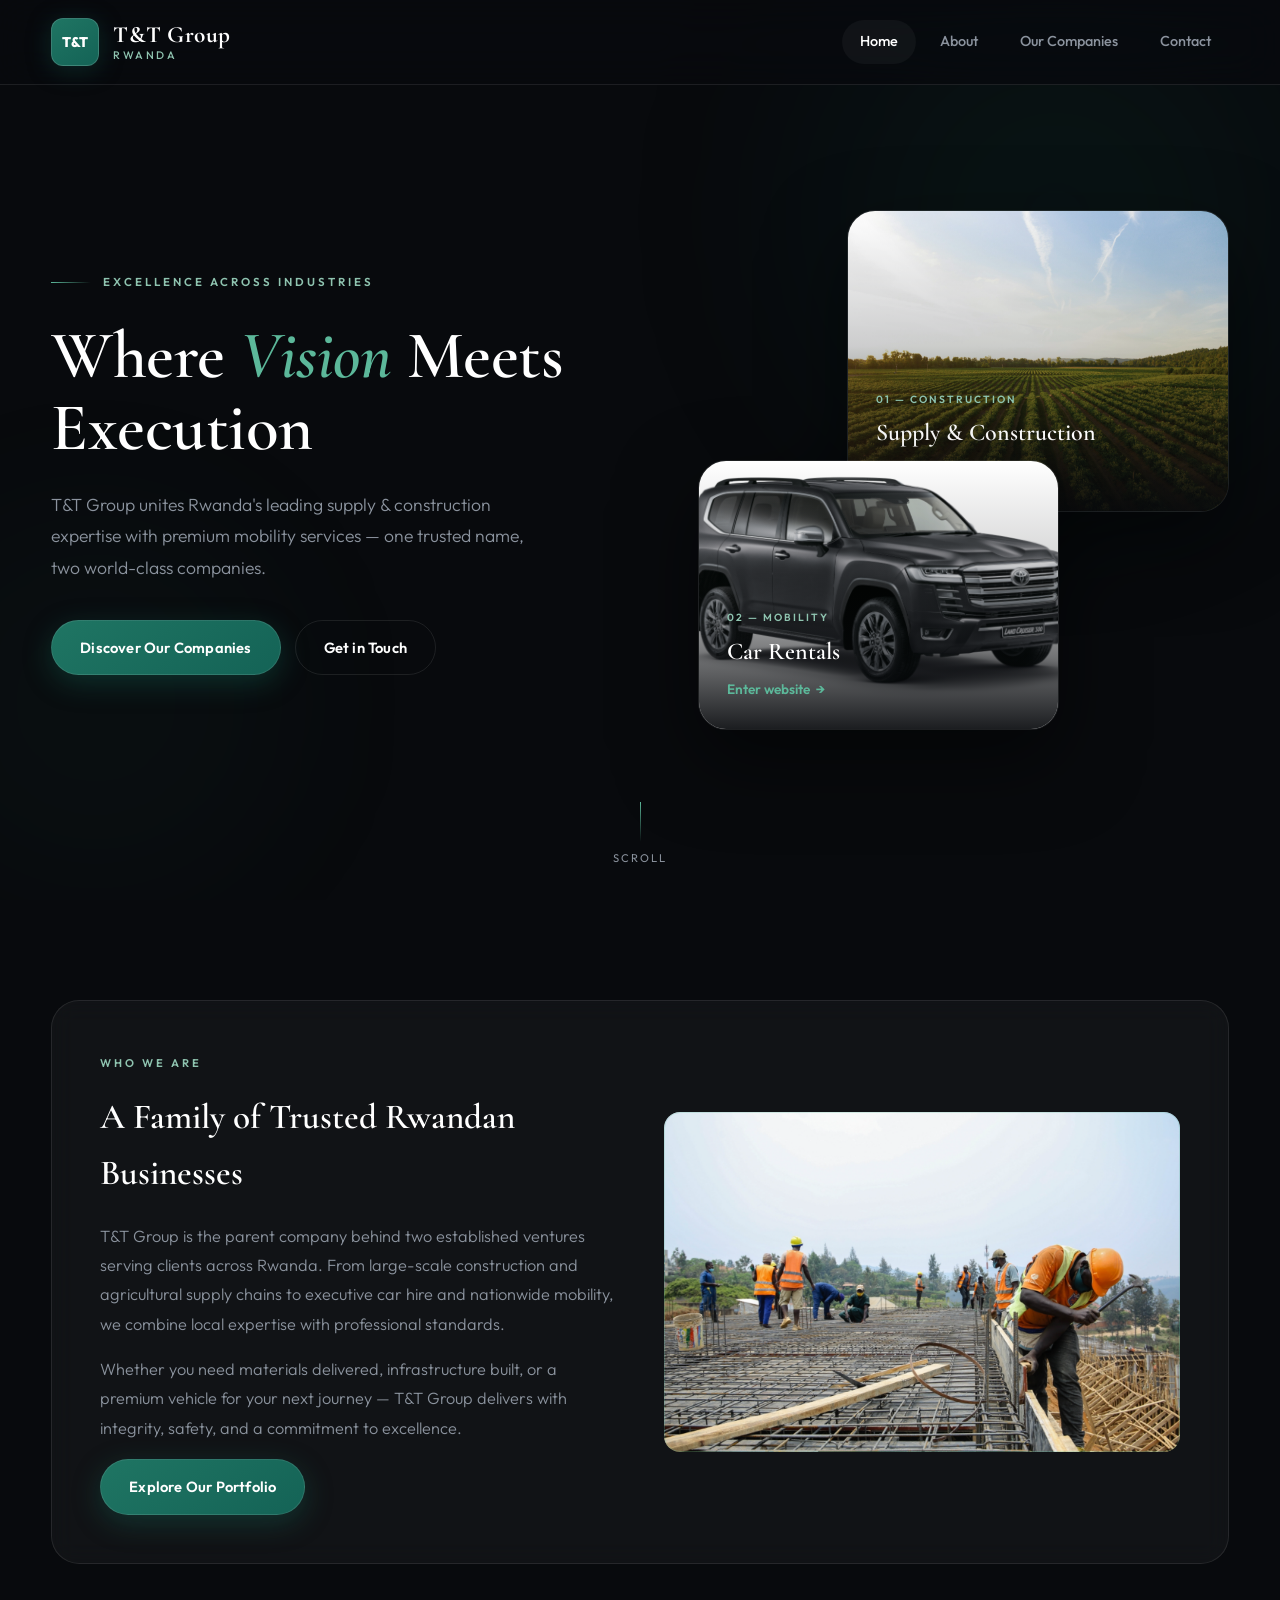
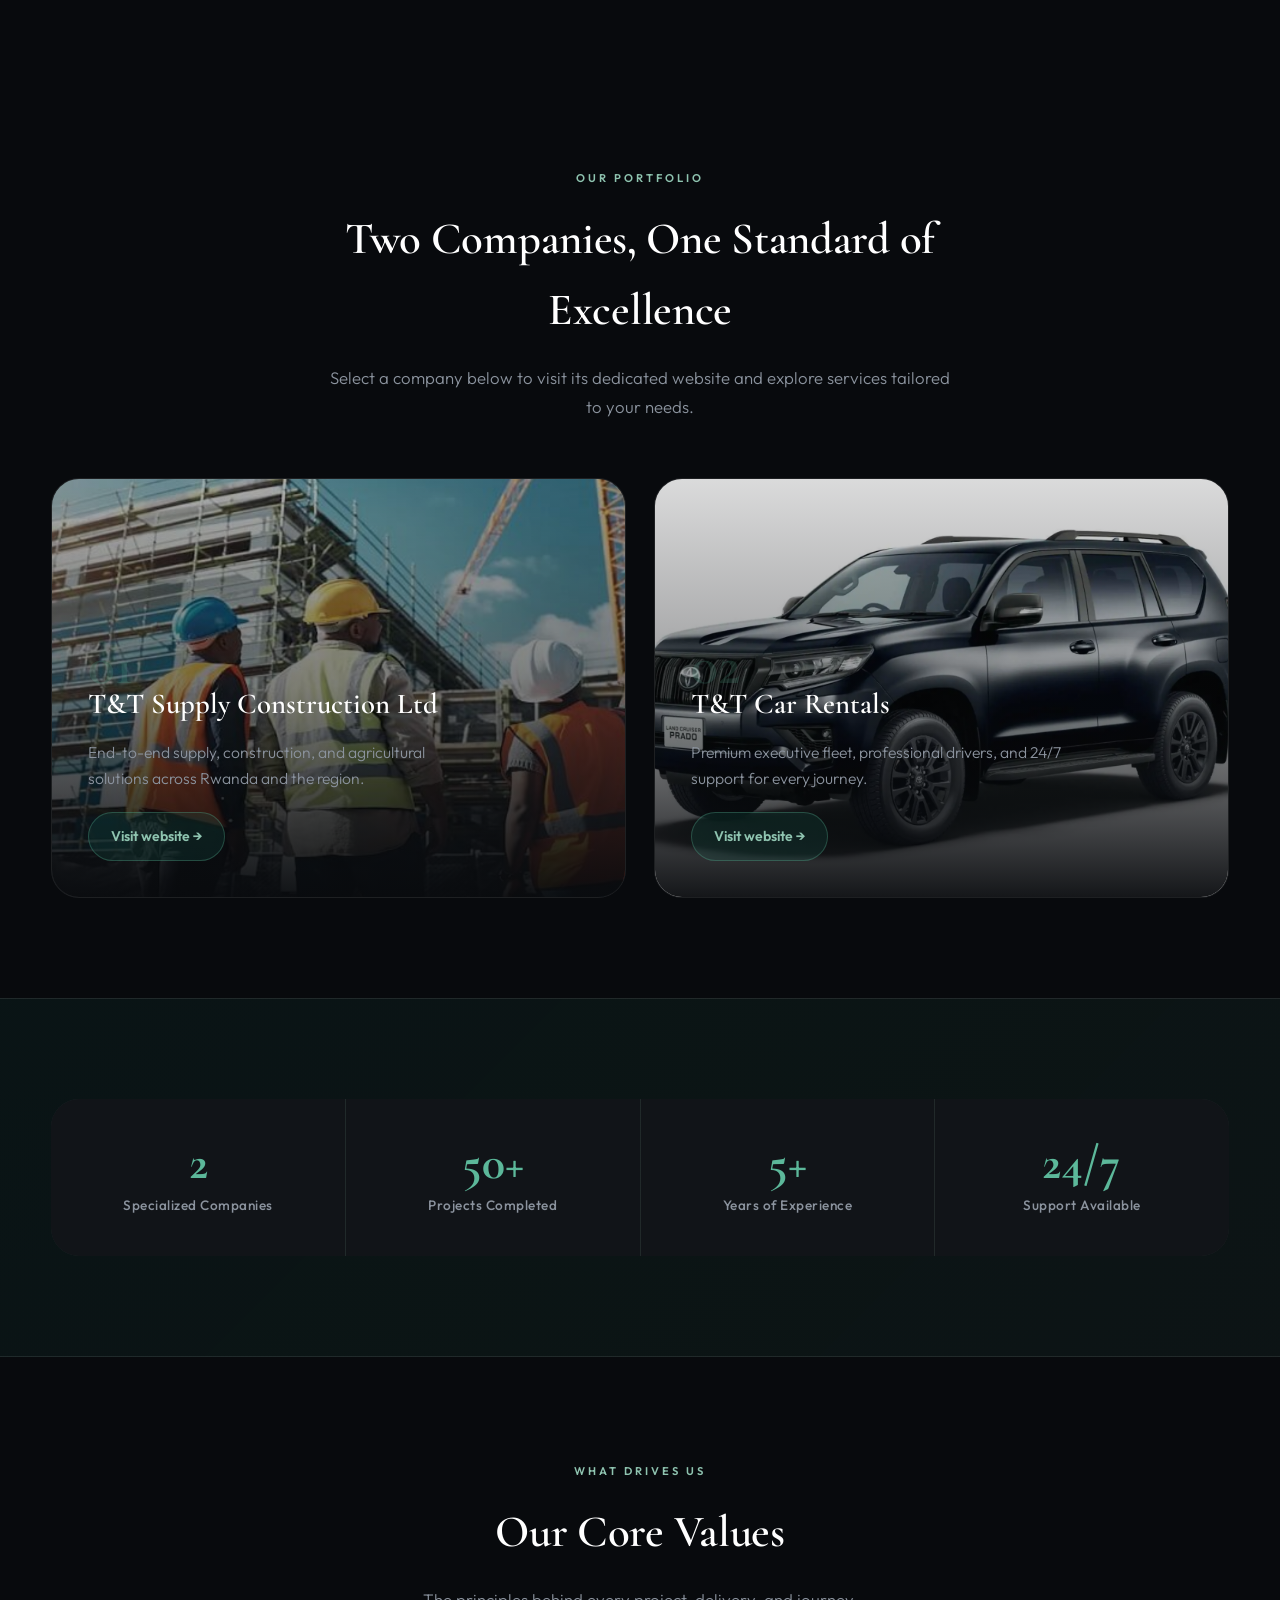
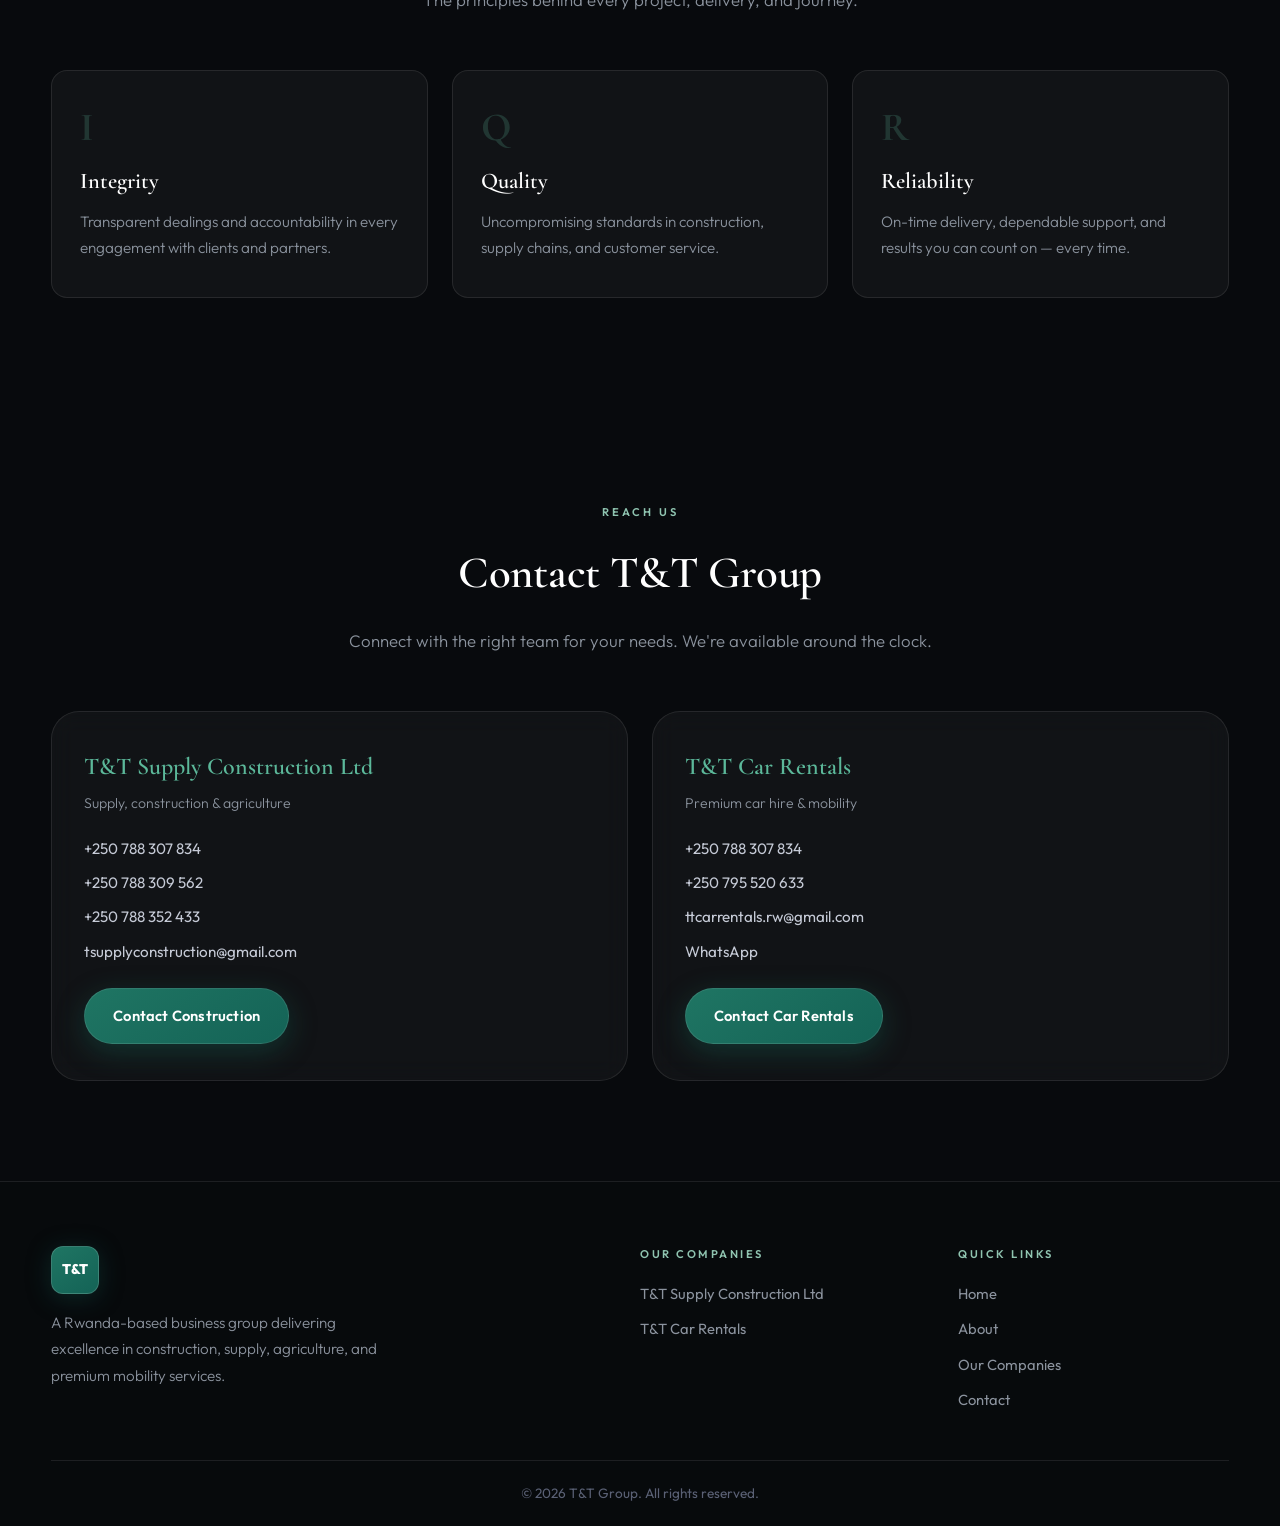
<file: T&T GROUP/index.html>
<!doctype html>
<html lang="en">
  <head>
    <meta charset="utf-8">
    <meta name="viewport" content="width=device-width, initial-scale=1, viewport-fit=cover">
    <meta name="theme-color" content="#080a0d">
    <title>T&amp;T Group — Construction, Supply &amp; Mobility Solutions in Rwanda</title>
    <meta name="description" content="T&amp;T Group is a Rwanda-based business group offering supply and construction services through T&amp;T Supply Construction Ltd, and premium car rentals through T&amp;T Car Rentals.">
    <link rel="stylesheet" href="css/styles.css">
  </head>
  <body>
    <div class="page-glow" aria-hidden="true"></div>

    <header class="site-header">
      <div class="container nav">
        <a class="brand" href="index.html">
          <span class="brand-mark">T&amp;T</span>
          <span class="brand-text">
            <span class="brand-name">T&amp;T Group</span>
            <span class="brand-sub">Rwanda</span>
          </span>
        </a>
        <nav aria-label="Primary">
          <button class="menu-button" aria-expanded="false" aria-controls="mobile-menu" data-menu-button>
            Menu
          </button>
          <div id="mobile-menu" class="nav-links" data-nav-links>
            <a href="index.html" class="active">Home</a>
            <a href="#about">About</a>
            <a href="#companies">Our Companies</a>
            <a href="#contact">Contact</a>
          </div>
        </nav>
      </div>
    </header>

    <main>
      <section class="hero">
        <div class="container hero-grid">
          <div class="hero-content">
            <div class="hero-eyebrow">Excellence Across Industries</div>
            <h1>Where <em>Vision</em> Meets Execution</h1>
            <p class="hero-lead">
              T&amp;T Group unites Rwanda's leading supply &amp; construction expertise with premium mobility services — one trusted name, two world-class companies.
            </p>
            <div class="hero-cta">
              <a class="btn btn-primary" href="#companies">Discover Our Companies</a>
              <a class="btn btn-ghost" href="#contact">Get in Touch</a>
            </div>
          </div>

          <div class="hero-visual">
            <div class="hero-visual-accent" aria-hidden="true"></div>
            <a class="portal-card portal-card--construction" href="T&T SUPPLY CONSTRUCTION LTD/index.html">
              <img src="T&T SUPPLY CONSTRUCTION LTD/assets/img/agricultural-farm.png" alt="T&amp;T Supply Construction" width="800" height="500" decoding="async">
              <div class="portal-card-overlay">
                <span class="portal-card-tag">01 — Construction</span>
                <h3>Supply &amp; Construction</h3>
                <span class="portal-card-cta">Enter website</span>
              </div>
            </a>
            <a class="portal-card portal-card--rentals" href="T&T Car rentals/index.html">
              <img src="T&T Car rentals/img/land cruiser 300 series.png" alt="T&amp;T Car Rentals fleet" width="800" height="500" decoding="async">
              <div class="portal-card-overlay">
                <span class="portal-card-tag">02 — Mobility</span>
                <h3>Car Rentals</h3>
                <span class="portal-card-cta">Enter website</span>
              </div>
            </a>
          </div>
        </div>
        <div class="scroll-cue" aria-hidden="true">
          <span></span>
          Scroll
        </div>
      </section>

      <section class="section" id="about">
        <div class="container">
          <div class="about-panel">
            <div class="about-text">
              <span class="section-kicker">Who We Are</span>
              <h2>A Family of Trusted Rwandan Businesses</h2>
              <p>
                T&amp;T Group is the parent company behind two established ventures serving clients across Rwanda. From large-scale construction and agricultural supply chains to executive car hire and nationwide mobility, we combine local expertise with professional standards.
              </p>
              <p>
                Whether you need materials delivered, infrastructure built, or a premium vehicle for your next journey — T&amp;T Group delivers with integrity, safety, and a commitment to excellence.
              </p>
              <a class="btn btn-primary" href="#companies">Explore Our Portfolio</a>
            </div>
            <div class="about-image">
              <img src="T&T SUPPLY CONSTRUCTION LTD/assets/img/Supply-construction.png" alt="T&amp;T Group operations in Rwanda" width="800" height="600" loading="lazy" decoding="async">
            </div>
          </div>
        </div>
      </section>

      <section class="section" id="companies">
        <div class="container">
          <div class="section-header">
            <span class="section-kicker">Our Portfolio</span>
            <h2>Two Companies, One Standard of Excellence</h2>
            <p>Select a company below to visit its dedicated website and explore services tailored to your needs.</p>
          </div>
          <div class="companies-showcase">
            <a class="showcase-card" href="T&T SUPPLY CONSTRUCTION LTD/index.html">
              <div class="showcase-card-bg">
                <img src="T&T SUPPLY CONSTRUCTION LTD/assets/img/hero.jpg" alt="" width="800" height="600" loading="lazy" decoding="async">
              </div>
              <div class="showcase-card-shade"></div>
              <div class="showcase-card-body">
                <div class="showcase-card-num">01</div>
                <h3>T&amp;T Supply Construction Ltd</h3>
                <p>End-to-end supply, construction, and agricultural solutions across Rwanda and the region.</p>
                <span class="showcase-link">Visit website →</span>
              </div>
            </a>
            <a class="showcase-card" href="T&T Car rentals/index.html">
              <div class="showcase-card-bg">
                <img src="T&T Car rentals/img/land cruiser prado.png" alt="" width="800" height="600" loading="lazy" decoding="async">
              </div>
              <div class="showcase-card-shade"></div>
              <div class="showcase-card-body">
                <div class="showcase-card-num">02</div>
                <h3>T&amp;T Car Rentals</h3>
                <p>Premium executive fleet, professional drivers, and 24/7 support for every journey.</p>
                <span class="showcase-link">Visit website →</span>
              </div>
            </a>
          </div>
        </div>
      </section>

      <section class="section stats-band">
        <div class="container">
          <div class="stats-grid">
            <div class="stat-item">
              <div class="stat-number">2</div>
              <div class="stat-label">Specialized Companies</div>
            </div>
            <div class="stat-item">
              <div class="stat-number">50+</div>
              <div class="stat-label">Projects Completed</div>
            </div>
            <div class="stat-item">
              <div class="stat-number">5+</div>
              <div class="stat-label">Years of Experience</div>
            </div>
            <div class="stat-item">
              <div class="stat-number">24/7</div>
              <div class="stat-label">Support Available</div>
            </div>
          </div>
        </div>
      </section>

      <section class="section">
        <div class="container">
          <div class="section-header">
            <span class="section-kicker">What Drives Us</span>
            <h2>Our Core Values</h2>
            <p>The principles behind every project, delivery, and journey.</p>
          </div>
          <div class="values-grid">
            <div class="value-card">
              <div class="value-num">I</div>
              <h3>Integrity</h3>
              <p>Transparent dealings and accountability in every engagement with clients and partners.</p>
            </div>
            <div class="value-card">
              <div class="value-num">Q</div>
              <h3>Quality</h3>
              <p>Uncompromising standards in construction, supply chains, and customer service.</p>
            </div>
            <div class="value-card">
              <div class="value-num">R</div>
              <h3>Reliability</h3>
              <p>On-time delivery, dependable support, and results you can count on — every time.</p>
            </div>
          </div>
        </div>
      </section>

      <section class="section" id="contact">
        <div class="container">
          <div class="section-header">
            <span class="section-kicker">Reach Us</span>
            <h2>Contact T&amp;T Group</h2>
            <p>Connect with the right team for your needs. We're available around the clock.</p>
          </div>
          <div class="contact-grid">
            <div class="contact-card">
              <h3>T&amp;T Supply Construction Ltd</h3>
              <p class="contact-sub">Supply, construction &amp; agriculture</p>
              <div class="contact-links">
                <a href="tel:+250788307834">+250 788 307 834</a>
                <a href="tel:+250788309562">+250 788 309 562</a>
                <a href="tel:+250788352433">+250 788 352 433</a>
                <a href="mailto:tsupplyconstruction@gmail.com">tsupplyconstruction@gmail.com</a>
              </div>
              <a class="btn btn-primary" href="T&T SUPPLY CONSTRUCTION LTD/contact.html">Contact Construction</a>
            </div>
            <div class="contact-card">
              <h3>T&amp;T Car Rentals</h3>
              <p class="contact-sub">Premium car hire &amp; mobility</p>
              <div class="contact-links">
                <a href="tel:+250788307834">+250 788 307 834</a>
                <a href="tel:+250795520633">+250 795 520 633</a>
                <a href="mailto:ttcarrentals.rw@gmail.com">ttcarrentals.rw@gmail.com</a>
                <a href="https://wa.me/250788307834" target="_blank" rel="noopener">WhatsApp</a>
              </div>
              <a class="btn btn-primary" href="T&T Car rentals/contact.html">Contact Car Rentals</a>
            </div>
          </div>
        </div>
      </section>
    </main>

    <footer class="site-footer">
      <div class="container footer-inner">
        <div class="footer-brand">
          <div class="brand-mark">T&amp;T</div>
          <p>A Rwanda-based business group delivering excellence in construction, supply, agriculture, and premium mobility services.</p>
        </div>
        <div class="footer-section">
          <h4>Our Companies</h4>
          <div class="footer-links">
            <a href="T&T SUPPLY CONSTRUCTION LTD/index.html">T&amp;T Supply Construction Ltd</a>
            <a href="T&T Car rentals/index.html">T&amp;T Car Rentals</a>
          </div>
        </div>
        <div class="footer-section">
          <h4>Quick Links</h4>
          <div class="footer-links">
            <a href="index.html">Home</a>
            <a href="#about">About</a>
            <a href="#companies">Our Companies</a>
            <a href="#contact">Contact</a>
          </div>
        </div>
      </div>
      <div class="container footer-bottom">
        &copy; <span id="year"></span> T&amp;T Group. All rights reserved.
      </div>
    </footer>

    <script>document.getElementById('year').textContent = new Date().getFullYear();</script>
    <script src="js/main.js" defer></script>
  </body>
</html>
</file>
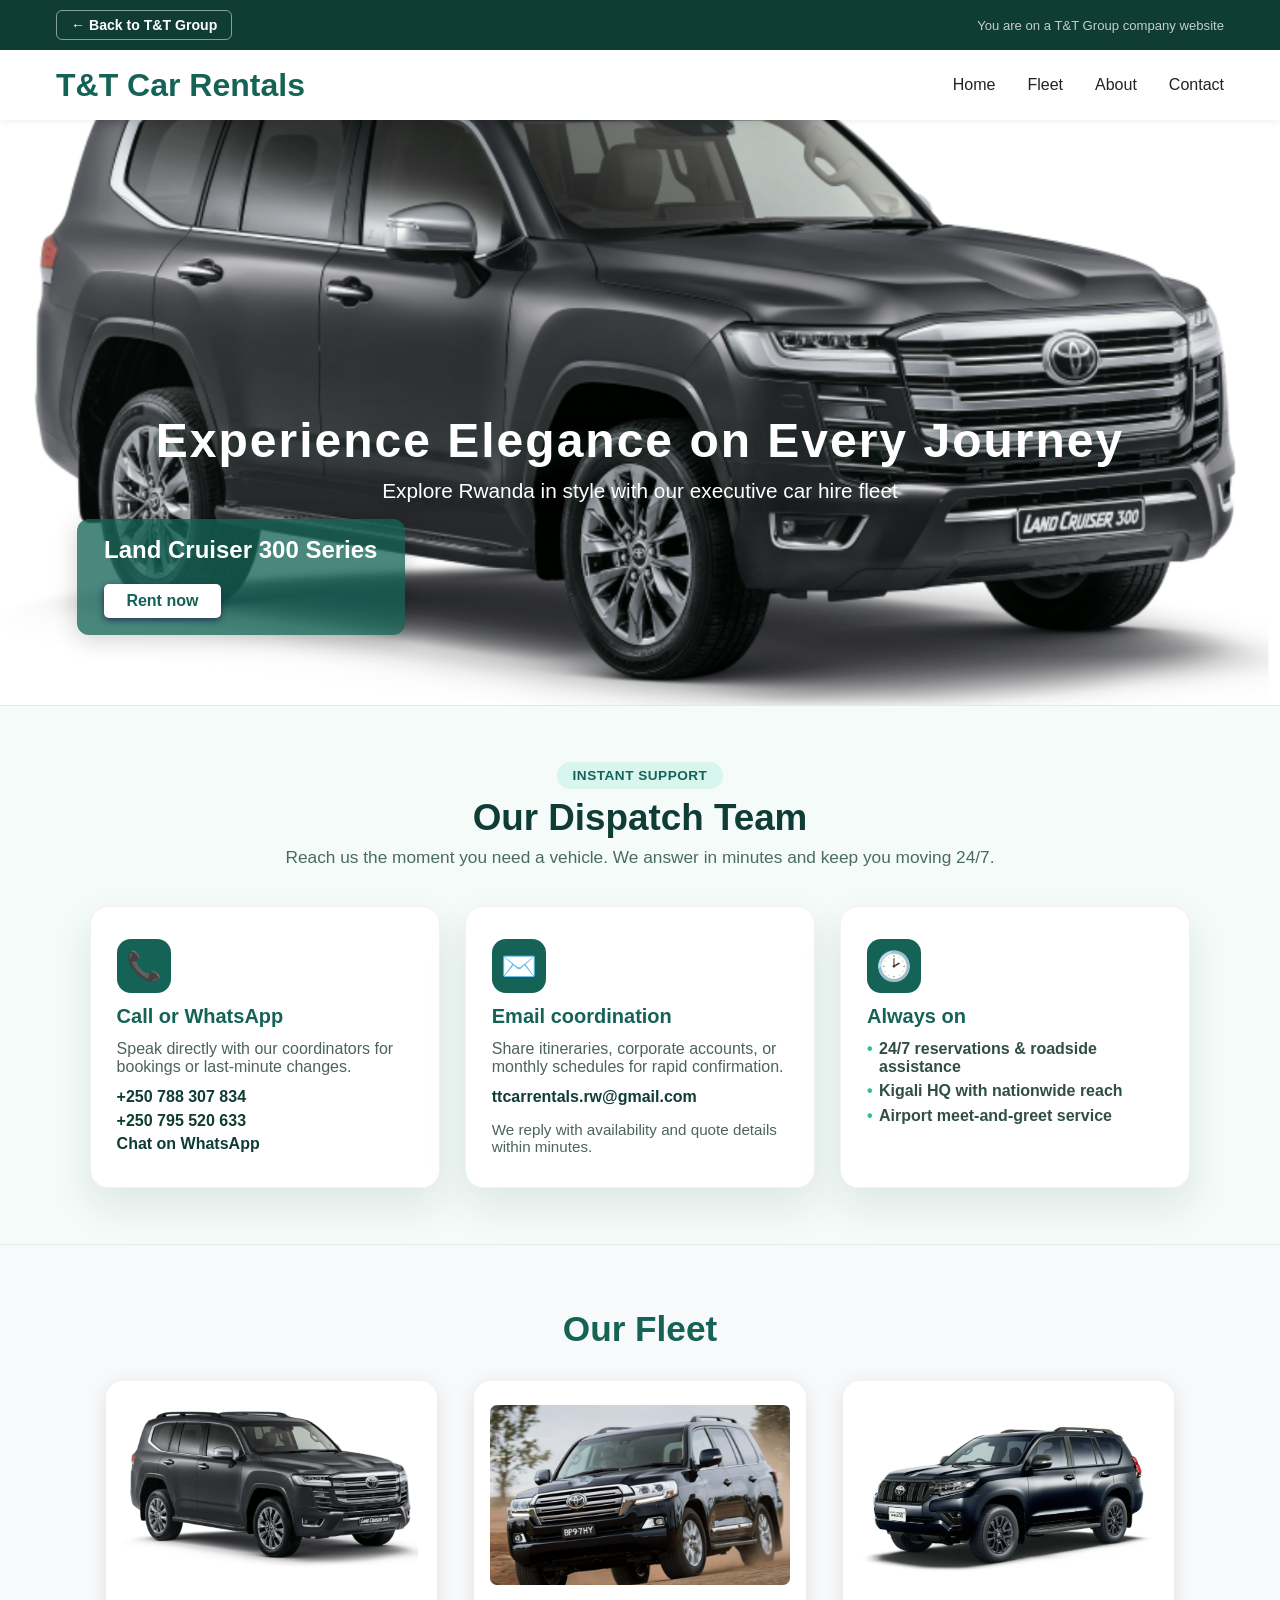
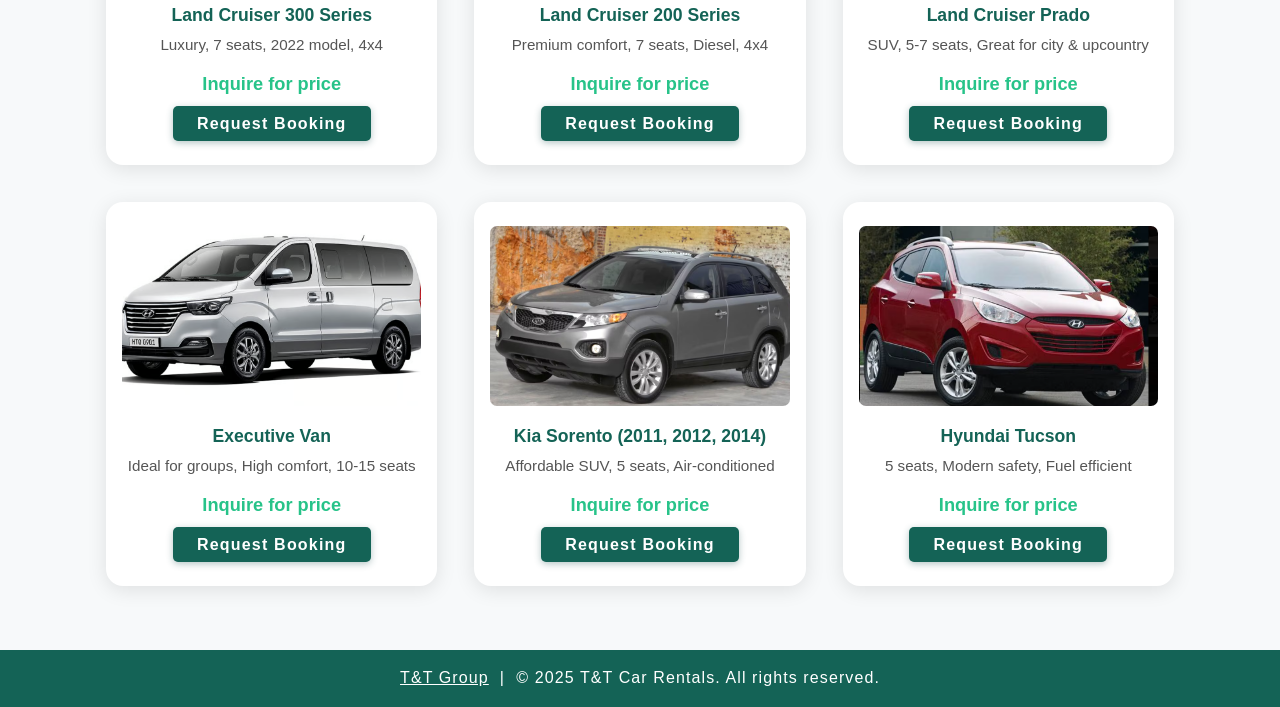
<file: T&T GROUP/T&T Car rentals/index.html>
<!DOCTYPE html>
<html lang="en">
<head>
  <meta charset="UTF-8">
  <meta name="viewport" content="width=device-width, initial-scale=1.0, viewport-fit=cover">
  <title>T&T Car Rentals</title>
  <link rel="stylesheet" href="css/styles.css">
</head>
<body>
  <div class="group-bar">
    <div class="group-bar-inner">
      <a href="../index.html" class="group-bar-link">← Back to T&amp;T Group</a>
      <span class="group-bar-note">You are on a T&amp;T Group company website</span>
    </div>
  </div>
  <header>
    <nav class="navbar">
      <div class="logo">T&T Car Rentals</div>
      <button class="nav-toggle" aria-label="Toggle navigation"><span></span><span></span><span></span></button>
      <ul class="nav-links">
        <li><a href="index.html">Home</a></li>
        <li><a href="#fleet">Fleet</a></li>
        <li><a href="about.html">About</a></li>
        <li><a href="contact.html">Contact</a></li>
      </ul>
    </nav>
  </header>
  <main>
    <section class="slider-section">
      <div class="slider" id="slider">
        <div class="slide active"><img src="img/land cruiser 300 series.png" alt="Land Cruiser 300 Series" /><div class="slide-label"><h2>Land Cruiser 300 Series</h2><a href="#fleet" class="slide-cta">Rent now</a></div></div>
        <div class="slide"><img src="img/land cruiser 200 series.png" alt="Land Cruiser 200 Series" /><div class="slide-label"><h2>Land Cruiser 200 Series</h2><a href="#fleet" class="slide-cta">Rent now</a></div></div>
        <div class="slide"><img src="img/land cruiser prado.png" alt="Land Cruiser Prado" /><div class="slide-label"><h2>Land Cruiser Prado</h2><a href="#fleet" class="slide-cta">Rent now</a></div></div>
        <div class="slide"><img src="img/executive van.png" alt="Executive Van" /><div class="slide-label"><h2>Executive Van</h2><a href="#fleet" class="slide-cta">Rent now</a></div></div>
        <div class="slide"><img src="img/kia sorento.png" alt="Kia Sorento (2011, 2012, 2014)" /><div class="slide-label"><h2>Kia Sorento</h2><a href="#fleet" class="slide-cta">Rent now</a></div></div>
        <div class="slide"><img src="img/hyundai tucson.png" alt="Hyundai Tucson" /><div class="slide-label"><h2>Hyundai Tucson</h2><a href="#fleet" class="slide-cta">Rent now</a></div></div>
      </div>
      <div class="slider-tagline">
        <h1>Experience Elegance on Every   Journey</h1>
        <p>Explore Rwanda in style with our executive car hire fleet</p>
      </div>
    </section>

    <section class="contact-highlight" id="contact">
      <div class="contact-highlight-inner">
        <div class="contact-highlight-header">
          <span class="contact-badge">Instant support</span>
          <h2>Our Dispatch Team</h2>
          <p>Reach us the moment you need a vehicle. We answer in minutes and keep you moving 24/7.</p>
        </div>
        <div class="contact-highlight-grid">
          <div class="contact-card">
            <div class="contact-icon">📞</div>
            <h3>Call or WhatsApp</h3>
            <p>Speak directly with our coordinators for bookings or last‑minute changes.</p>
            <div class="contact-links">
              <a href="tel:+250788307834">+250 788 307 834</a>
              <a href="tel:+250795520633">+250 795 520 633</a>
              <a href="https://wa.me/250788307834" target="_blank" rel="noopener">Chat on WhatsApp</a>
            </div>
          </div>
          <div class="contact-card">
            <div class="contact-icon">✉️</div>
            <h3>Email coordination</h3>
            <p>Share itineraries, corporate accounts, or monthly schedules for rapid confirmation.</p>
            <div class="contact-links">
              <a href="mailto:ttcarrentals.rw@gmail.com">ttcarrentals.rw@gmail.com</a>
            </div>
            <p class="contact-note">We reply with availability and quote details within minutes.</p>
          </div>
          <div class="contact-card">
            <div class="contact-icon">🕑</div>
            <h3>Always on</h3>
            <ul class="contact-hours">
              <li>24/7 reservations & roadside assistance</li>
              <li>Kigali HQ with nationwide reach</li>
              <li>Airport meet-and-greet service</li>
            </ul>
          </div>
        </div>
      </div>
    </section>
    <section class="fleet-section" id="fleet">
      <h2>Our Fleet</h2>
      <div class="fleet-grid">
        <div class="fleet-card">
          <img src="img/land cruiser 300 series.png" alt="Land Cruiser 300 Series" />
          <h3>Land Cruiser 300 Series</h3>
          <div class="fleet-detail">Luxury, 7 seats, 2022 model, 4x4</div>
          <div class="fleet-price">Inquire for price</div>
          <a href="contact.html" class="fleet-cta">Request Booking</a>
        </div>
        <div class="fleet-card">
          <img src="img/land cruiser 200 series.png" alt="Land Cruiser 200 Series" />
          <h3>Land Cruiser 200 Series</h3>
          <div class="fleet-detail">Premium comfort, 7 seats, Diesel, 4x4</div>
          <div class="fleet-price">Inquire for price</div>
          <a href="contact.html" class="fleet-cta">Request Booking</a>
        </div>
        <div class="fleet-card">
          <img src="img/land cruiser prado.png" alt="Land Cruiser Prado" />
          <h3>Land Cruiser Prado</h3>
          <div class="fleet-detail">SUV, 5-7 seats, Great for city & upcountry</div>
          <div class="fleet-price">Inquire for price</div>
          <a href="contact.html" class="fleet-cta">Request Booking</a>
        </div>
        <div class="fleet-card">
          <img src="img/executive van.png" alt="Executive Van" />
          <h3>Executive Van</h3>
          <div class="fleet-detail">Ideal for groups, High comfort, 10-15 seats</div>
          <div class="fleet-price">Inquire for price</div>
          <a href="contact.html" class="fleet-cta">Request Booking</a>
        </div>
        <div class="fleet-card">
          <img src="img/kia sorento.png" alt="Kia Sorento (2011, 2012, 2014)" />
          <h3>Kia Sorento (2011, 2012, 2014)</h3>
          <div class="fleet-detail">Affordable SUV, 5 seats, Air-conditioned</div>
          <div class="fleet-price">Inquire for price</div>
          <a href="contact.html" class="fleet-cta">Request Booking</a>
        </div>
        <div class="fleet-card">
          <img src="img/hyundai tucson.png" alt="Hyundai Tucson" />
          <h3>Hyundai Tucson</h3>
          <div class="fleet-detail">5 seats, Modern safety, Fuel efficient</div>
          <div class="fleet-price">Inquire for price</div>
          <a href="contact.html" class="fleet-cta">Request Booking</a>
        </div>
      </div>
    </section>
  </main>
  <footer>
    <p><a href="../index.html" style="color:#fff;text-decoration:underline;">T&amp;T Group</a> &nbsp;|&nbsp; &copy; 2025 T&T Car Rentals. All rights reserved.</p>
  </footer>
  <script src="js/slider.js"></script>
  <script src="js/nav.js"></script>
</body>
</html>
</file>
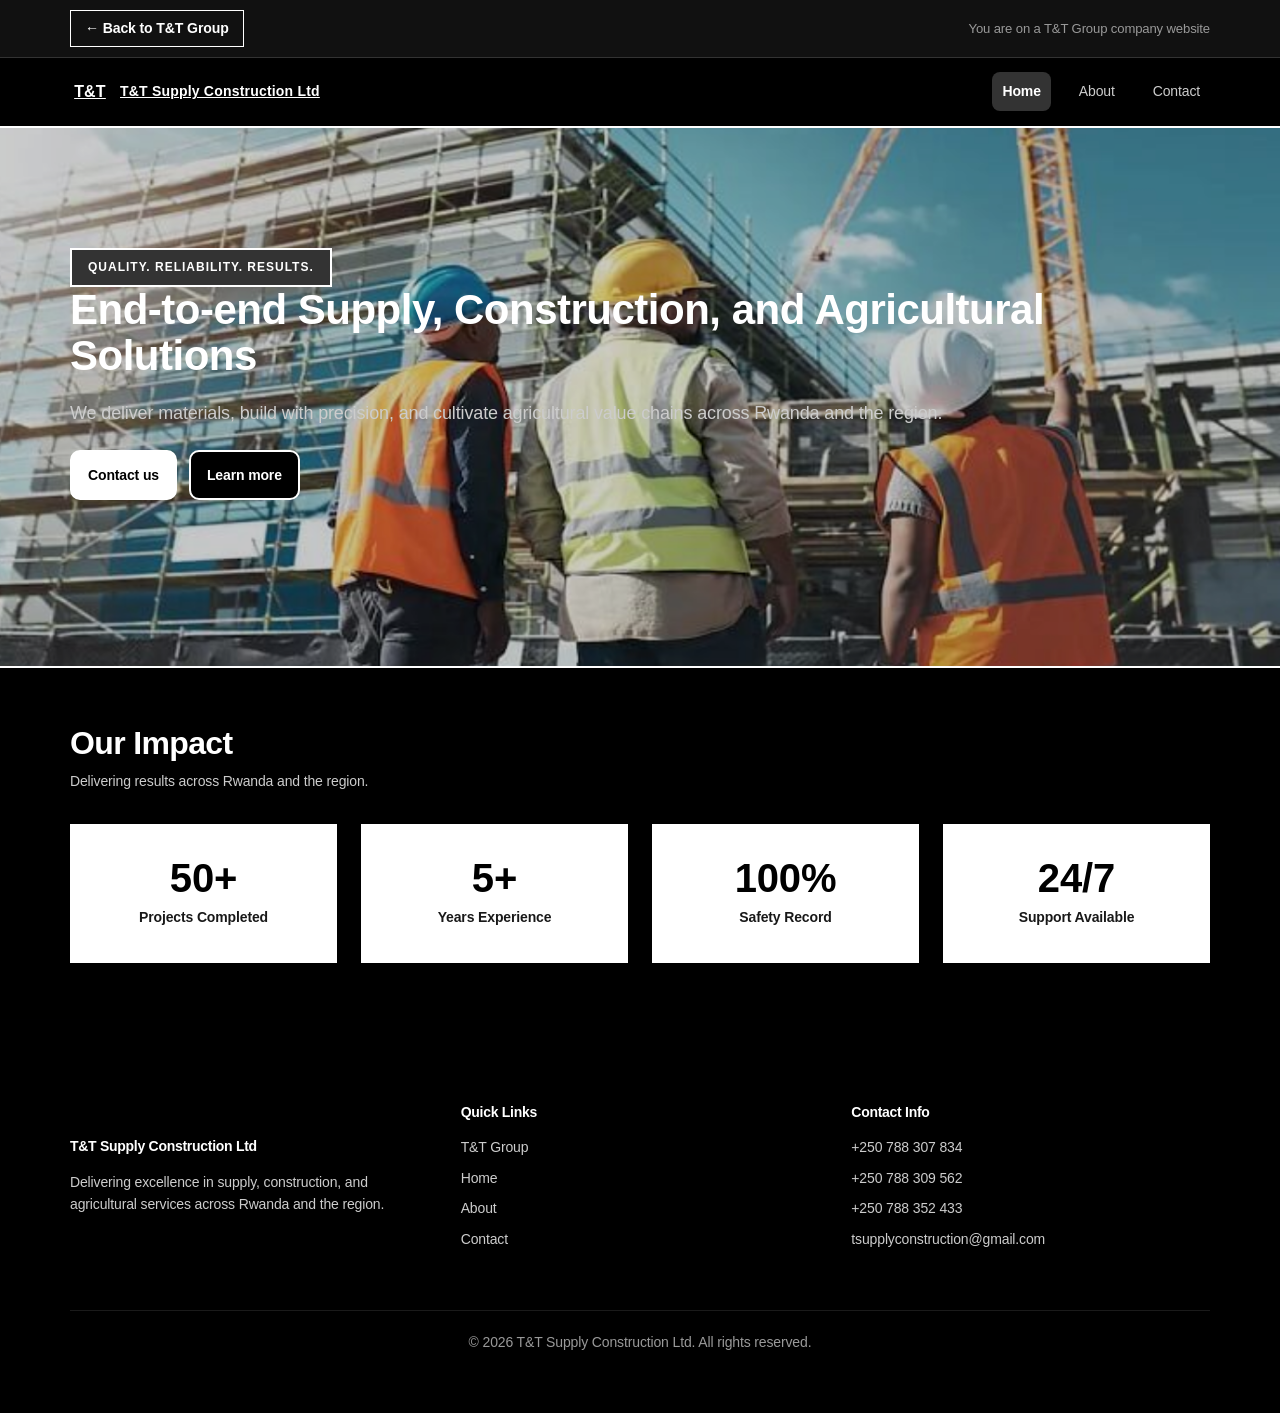
<file: T&T GROUP/T&T SUPPLY CONSTRUCTION LTD/index.html>
<!doctype html>
<html lang="en">
  <head>
    <meta charset="utf-8">
    <meta name="viewport" content="width=device-width, initial-scale=1, viewport-fit=cover">
    <title>T&T Supply Construction Ltd — Supply, Construction, Agriculture</title>
    <meta name="description" content="T&T Supply Construction Limited provides supply and construction services, agricultural farming, and project solutions with quality and reliability.">
    <link rel="sitemap" type="application/xml" title="Sitemap" href="/sitemap.xml">
    <link rel="stylesheet" href="assets/css/styles.css?v=3">
  </head>
  <body>
    <div class="group-bar">
      <div class="container group-bar-inner">
        <a href="../index.html" class="group-bar-link">← Back to T&amp;T Group</a>
        <span class="group-bar-note">You are on a T&amp;T Group company website</span>
      </div>
    </div>
    <header class="site-header">
      <div class="container nav">
        <a class="brand" href="index.html">
          <span class="brand-mark">T&T</span>
          <span>T&amp;T Supply Construction Ltd</span>
        </a>
        <nav aria-label="Primary">
          <button class="menu-button" aria-expanded="false" aria-controls="mobile-menu" data-menu-button>
            <span>Menu</span>
          </button>
          <div id="mobile-menu" class="nav-links" data-nav-links>
            <a href="index.html" aria-current="page">Home</a>
            <a href="about.html">About</a>
            <a href="contact.html">Contact</a>
          </div>
        </nav>
        <div class="nav-cta">
          <a class="btn btn-primary" href="contact.html">Get in touch</a>
        </div>
      </div>
    </header>

    <main>
      <section class="hero" data-hero-rotator data-images="assets/img/hero.jpg, assets/img/Supply-construction.png, assets/img/agricultural-farm.png" style="background-image: url('assets/img/hero.jpg'); background-size: cover; background-position: center;">
        <div class="container hero-inner">
          <div>
            <span class="badge">Quality. Reliability. Results.</span>
            <h1>End‑to‑end Supply, Construction, and Agricultural Solutions</h1>
            <p class="lead">We deliver materials, build with precision, and cultivate agricultural value chains across Rwanda and the region.</p>
            <div class="cta">
              <a class="btn btn-primary" href="contact.html">Contact us</a>
              <a class="btn btn-secondary" href="about.html">Learn more</a>
            </div>
          </div>
        </div>
      </section>


      <section class="section stats-section">
        <div class="container">
          <div class="section-header">
            <h2>Our Impact</h2>
            <p class="muted">Delivering results across Rwanda and the region.</p>
          </div>
          <div class="stats-grid">
            <div class="stat-card">
              <div class="stat-number">50+</div>
              <div class="stat-label">Projects Completed</div>
            </div>
            <div class="stat-card">
              <div class="stat-number">5+</div>
              <div class="stat-label">Years Experience</div>
            </div>
            <div class="stat-card">
              <div class="stat-number">100%</div>
              <div class="stat-label">Safety Record</div>
            </div>
            <div class="stat-card">
              <div class="stat-number">24/7</div>
              <div class="stat-label">Support Available</div>
            </div>
          </div>
        </div>
      </section>

    </main>

    <footer class="site-footer">
      <div class="container footer-inner">
        <div class="footer-section">
          <h4>T&amp;T Supply Construction Ltd</h4>
          <p>Delivering excellence in supply, construction, and agricultural services across Rwanda and the region.</p>
        </div>
        <div class="footer-section">
          <h4>Quick Links</h4>
          <div class="footer-links">
            <a href="../index.html">T&amp;T Group</a>
            <a href="index.html">Home</a>
            <a href="about.html">About</a>
            <a href="contact.html">Contact</a>
          </div>
        </div>
        <div class="footer-section">
          <h4>Contact Info</h4>
          <div class="footer-contact">
            <a href="tel:+250788307834">+250 788 307 834</a>
            <a href="tel:+250788309562">+250 788 309 562</a>
            <a href="tel:+250788352433">+250 788 352 433</a>
            <a href="emailto:tsupplyconstruction@gmail.com">tsupplyconstruction@gmail.com</a>
          </div>
        </div>
      </div>
      <div class="container" style="border-top: 1px solid rgba(255,255,255,0.1); padding: 20px 0; text-align: center; color: rgba(255,255,255,0.6);">
        &copy; <span id="y"></span> T&amp;T Supply Construction Ltd. All rights reserved.
      </div>
      <script>document.getElementById('y').textContent = new Date().getFullYear();</script>
    </footer>

    <script src="assets/js/main.js" defer></script>
  </body>
</html>
</file>
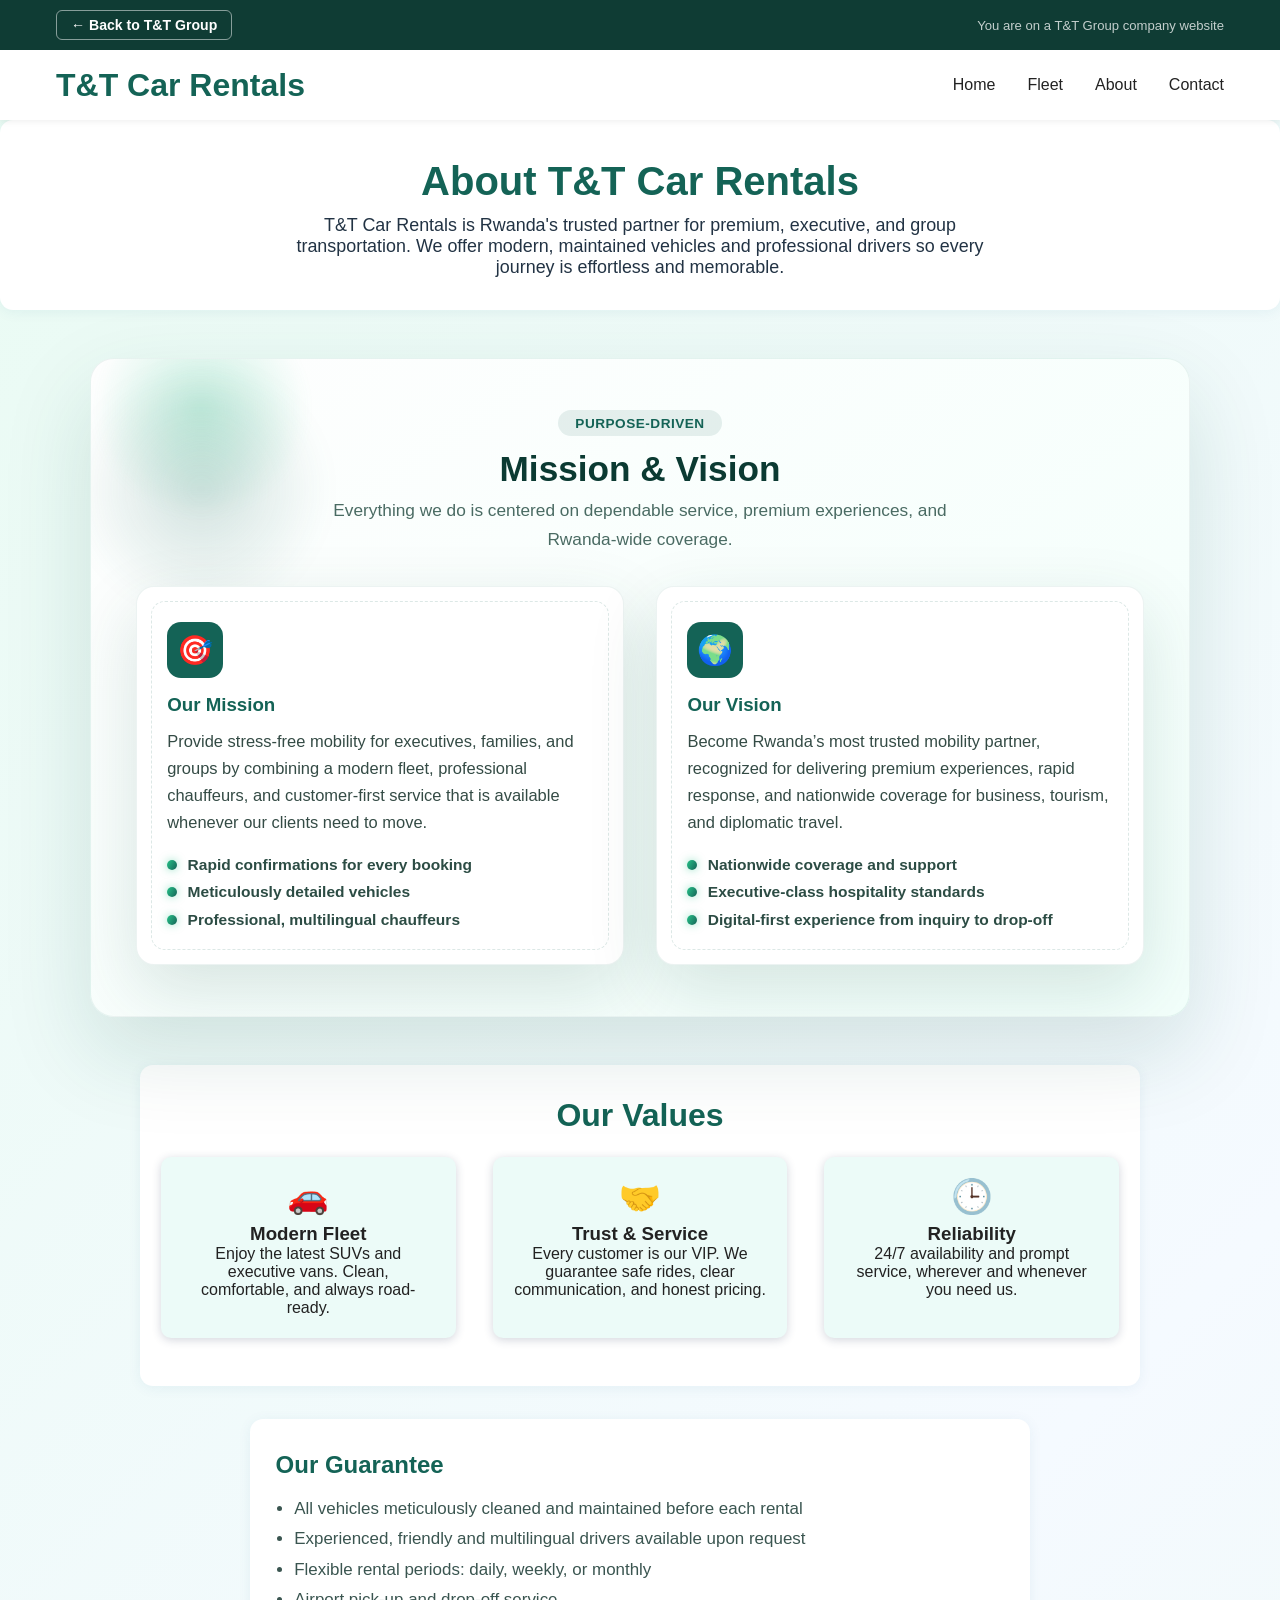
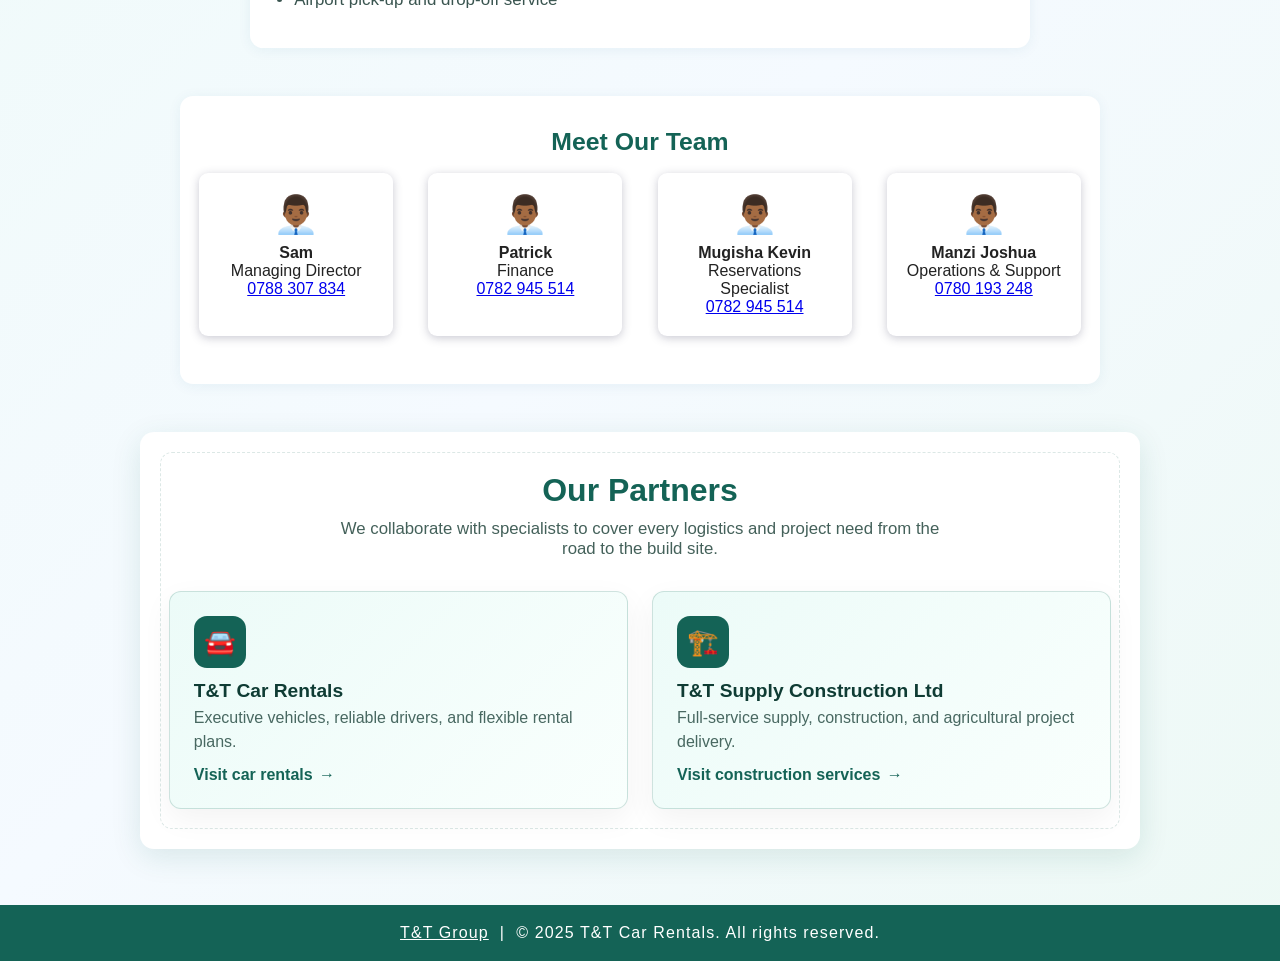
<file: T&T GROUP/T&T Car rentals/about.html>
<!DOCTYPE html>
<html lang="en">
<head>
  <meta charset="UTF-8">
  <meta name="viewport" content="width=device-width, initial-scale=1.0, viewport-fit=cover">
  <title>About Us - T&T Car Rentals</title>
  <link rel="stylesheet" href="css/styles.css">
</head>
<body class="about-bg">
  <div class="group-bar">
    <div class="group-bar-inner">
      <a href="../index.html" class="group-bar-link">← Back to T&amp;T Group</a>
      <span class="group-bar-note">You are on a T&amp;T Group company website</span>
    </div>
  </div>
  <header>
    <nav class="navbar">
      <div class="logo">T&T Car Rentals</div>
      <button class="nav-toggle" aria-label="Toggle navigation"><span></span><span></span><span></span></button>
      <ul class="nav-links">
        <li><a href="index.html">Home</a></li>
        <li><a href="#fleet">Fleet</a></li>
        <li><a href="about.html">About</a></li>
        <li><a href="contact.html">Contact</a></li>
      </ul>
    </nav>
  </header>
  <main>
    <section class="about-hero">
      <h1>About T&T Car Rentals</h1>
      <p>T&T Car Rentals is Rwanda's trusted partner for premium, executive, and group transportation. We offer modern, maintained vehicles and professional drivers so every journey is effortless and memorable.</p>
    </section>
    <section class="mission-vision">
      <div class="mission-vision-header">
        <span class="section-kicker">Purpose-driven</span>
        <h2>Mission &amp; Vision</h2>
        <p>Everything we do is centered on dependable service, premium experiences, and Rwanda-wide coverage.</p>
      </div>
      <div class="mission-vision-grid">
        <div class="mission-card">
          <div class="mission-icon">🎯</div>
          <h3>Our Mission</h3>
          <p>Provide stress-free mobility for executives, families, and groups by combining a modern fleet, professional chauffeurs, and customer-first service that is available whenever our clients need to move.</p>
          <ul>
            <li>Rapid confirmations for every booking</li>
            <li>Meticulously detailed vehicles</li>
            <li>Professional, multilingual chauffeurs</li>
          </ul>
        </div>
        <div class="mission-card">
          <div class="mission-icon">🌍</div>
          <h3>Our Vision</h3>
          <p>Become Rwanda’s most trusted mobility partner, recognized for delivering premium experiences, rapid response, and nationwide coverage for business, tourism, and diplomatic travel.</p>
          <ul>
            <li>Nationwide coverage and support</li>
            <li>Executive-class hospitality standards</li>
            <li>Digital-first experience from inquiry to drop-off</li>
          </ul>
        </div>
      </div>
    </section>
    <section class="about-values">
      <h2>Our Values</h2>
      <div class="value-cards">
        <div class="value-card">
          <span class="value-icon">🚗</span>
          <h3>Modern Fleet</h3>
          <p>Enjoy the latest SUVs and executive vans. Clean, comfortable, and always road-ready.</p>
        </div>
        <div class="value-card">
          <span class="value-icon">🤝</span>
          <h3>Trust & Service</h3>
          <p>Every customer is our VIP. We guarantee safe rides, clear communication, and honest pricing.</p>
        </div>
        <div class="value-card">
          <span class="value-icon">🕒</span>
          <h3>Reliability</h3>
          <p>24/7 availability and prompt service, wherever and whenever you need us.</p>
        </div>
      </div>
    </section>
    <section class="about-guarantee">
      <h2>Our Guarantee</h2>
      <ul>
        <li>All vehicles meticulously cleaned and maintained before each rental</li>
        <li>Experienced, friendly and multilingual drivers available upon request</li>
        <li>Flexible rental periods: daily, weekly, or monthly</li>
        <li>Airport pick-up and drop-off service</li>
      </ul>
    </section>
    <section class="about-team">
      <h2>Meet Our Team</h2>
      <div class="team-row">
        <div class="team-card">
          <div class="team-avatar">👨🏾‍💼</div>
          <div class="team-info">
            <strong>Sam</strong><br>
            <span>Managing Director</span><br>
            <span class="team-contact"><a href="tel:+250788307834">0788 307 834</a></span>
          </div>
        </div>
        <div class="team-card">
          <div class="team-avatar">👨🏾‍💼</div>
          <div class="team-info">
            <strong>Patrick</strong><br>
            <span>Finance</span><br>
            <span class="team-contact"><a href="tel:+250782945514">0782 945 514</a></span>
          </div>
        </div>
        <div class="team-card">
          <div class="team-avatar">👨🏾‍💼</div>
          <div class="team-info">
            <strong>Mugisha Kevin</strong><br>
            <span>Reservations Specialist</span><br>
            <span class="team-contact"><a href="tel:+250782945514">0782 945 514</a></span>
          </div>
        </div>
        <div class="team-card">
          <div class="team-avatar">👨🏾‍💼</div>
          <div class="team-info">
            <strong>Manzi Joshua</strong><br>
            <span>Operations & Support</span><br>
            <span class="team-contact"><a href="tel:+250780193248">0780 193 248</a></span>
          </div>
        </div>
      </div>
    </section>

    <section class="about-partners">
      <h2>Our Partners</h2>
      <p>We collaborate with specialists to cover every logistics and project need from the road to the build site.</p>
      <div class="partners-links">
        <a class="partner-card" href="index.html">
          <div class="partner-icon">🚘</div>
          <div class="partner-info">
            <strong>T&amp;T Car Rentals</strong>
            <span>Executive vehicles, reliable drivers, and flexible rental plans.</span>
          </div>
          <span class="partner-link-label">Visit car rentals</span>
        </a>
        <a class="partner-card" href="../T&T%20SUPPLY%20CONSTRUCTION%20LTD/index.html" target="_blank" rel="noopener">
          <div class="partner-icon">🏗️</div>
          <div class="partner-info">
            <strong>T&amp;T Supply Construction Ltd</strong>
            <span>Full-service supply, construction, and agricultural project delivery.</span>
          </div>
          <span class="partner-link-label">Visit construction services</span>
        </a>
      </div>
    </section>
  </main>
  <footer>
    <p><a href="../index.html" style="color:#fff;text-decoration:underline;">T&amp;T Group</a> &nbsp;|&nbsp; &copy; 2025 T&T Car Rentals. All rights reserved.</p>
  </footer>
  <script src="js/nav.js"></script>
</body>
</html>
</file>
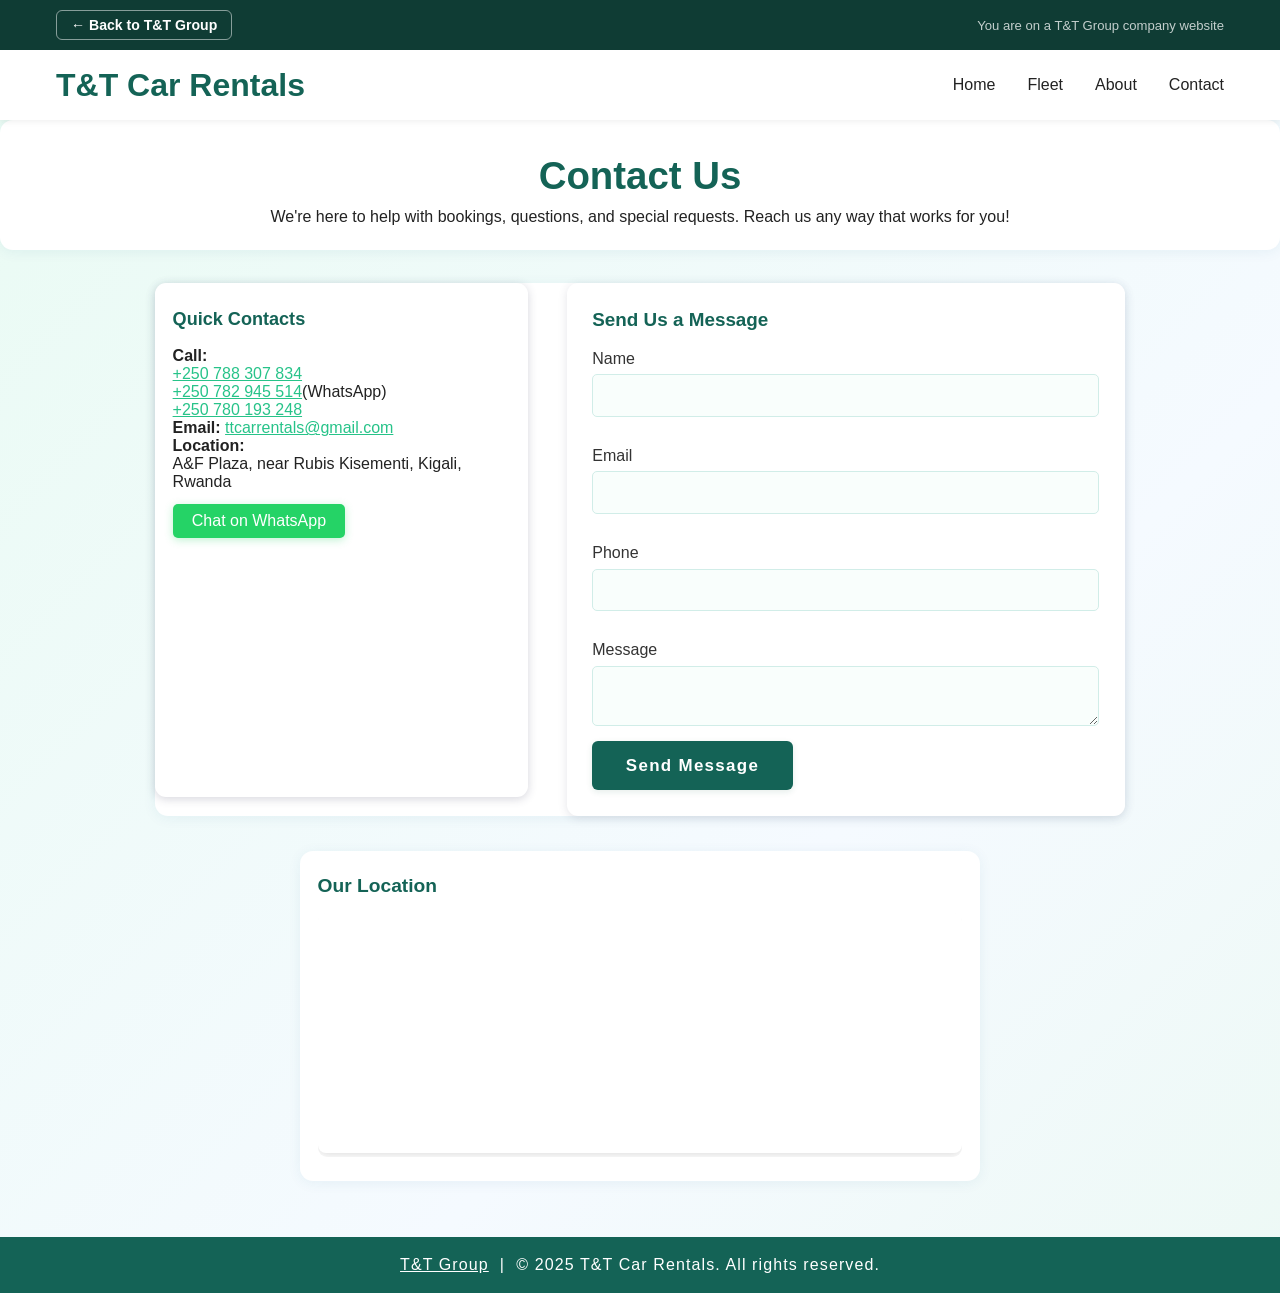
<file: T&T GROUP/T&T Car rentals/contact.html>
<!DOCTYPE html>
<html lang="en">
<head>
  <meta charset="UTF-8">
  <meta name="viewport" content="width=device-width, initial-scale=1.0, viewport-fit=cover">
  <title>Contact Us - T&T Car Rentals</title>
  <link rel="stylesheet" href="css/styles.css">
</head>
<body class="contact-bg">
  <div class="group-bar">
    <div class="group-bar-inner">
      <a href="../index.html" class="group-bar-link">← Back to T&amp;T Group</a>
      <span class="group-bar-note">You are on a T&amp;T Group company website</span>
    </div>
  </div>
  <header>
    <nav class="navbar">
      <div class="logo">T&T Car Rentals</div>
      <button class="nav-toggle" aria-label="Toggle navigation"><span></span><span></span><span></span></button>
      <ul class="nav-links">
        <li><a href="index.html">Home</a></li>
        <li><a href="#fleet">Fleet</a></li>
        <li><a href="about.html">About</a></li>
        <li><a href="contact.html">Contact</a></li>
      </ul>
    </nav>
  </header>
  <main>
    <section class="contact-hero">
      <h1>Contact Us</h1>
      <p>We're here to help with bookings, questions, and special requests. Reach us any way that works for you!</p>
    </section>
    <div class="contact-main-grid">
      <aside class="contact-quick">
        <h2>Quick Contacts</h2>
        <p><strong>Call:</strong></p>
        <p><a href="tel:+250788307834">+250 788 307 834</a></p>
        <p><a href="tel:+250782945514">+250 782 945 514</a>(WhatsApp)</p>
        <p><a href="tel:+250780193248">+250 780 193 248</a></p>
        <p><strong>Email:</strong> <a href="mailto:ttcarrentals@gmail.com">ttcarrentals@gmail.com</a></p>
        <p><strong>Location:</strong><br> A&F Plaza, near Rubis Kisementi, Kigali, Rwanda</p>
        <div class="whatsapp-link"><a href="https://wa.me/250782945514" target="_blank">Chat on WhatsApp</a></div>
      </aside>
      <section class="contact-form-section">
        <h2>Send Us a Message</h2>
        <form class="contact-form">
          <label for="name">Name</label>
          <input type="text" id="name" name="name" required />
          <label for="email">Email</label>
          <input type="email" id="email" name="email" required />
          <label for="phone">Phone</label>
          <input type="tel" id="phone" name="phone" />
          <label for="message">Message</label>
          <textarea id="message" name="message" required></textarea>
          <button type="submit">Send Message</button>
        </form>
      </section>
    </div>
    <section class="contact-location">
      <h2>Our Location</h2>
      <div class="map-embed">
        <iframe src="https://www.google.com/maps?q=A%26F+Plaza,+Kigali,+Rwanda&t=&z=17&ie=UTF8&iwloc=&output=embed" width="100%" height="240" style="border:0; border-radius:8px; box-shadow:0 2px 10px #0002;" allowfullscreen="" loading="lazy" title="A&F Plaza, Kigali map"></iframe>
      </div>
    </section>
  </main>
  <footer>
    <p><a href="../index.html" style="color:#fff;text-decoration:underline;">T&amp;T Group</a> &nbsp;|&nbsp; &copy; 2025 T&T Car Rentals. All rights reserved.</p>
  </footer>
  <script src="js/nav.js"></script>
</body>
</html>
</file>
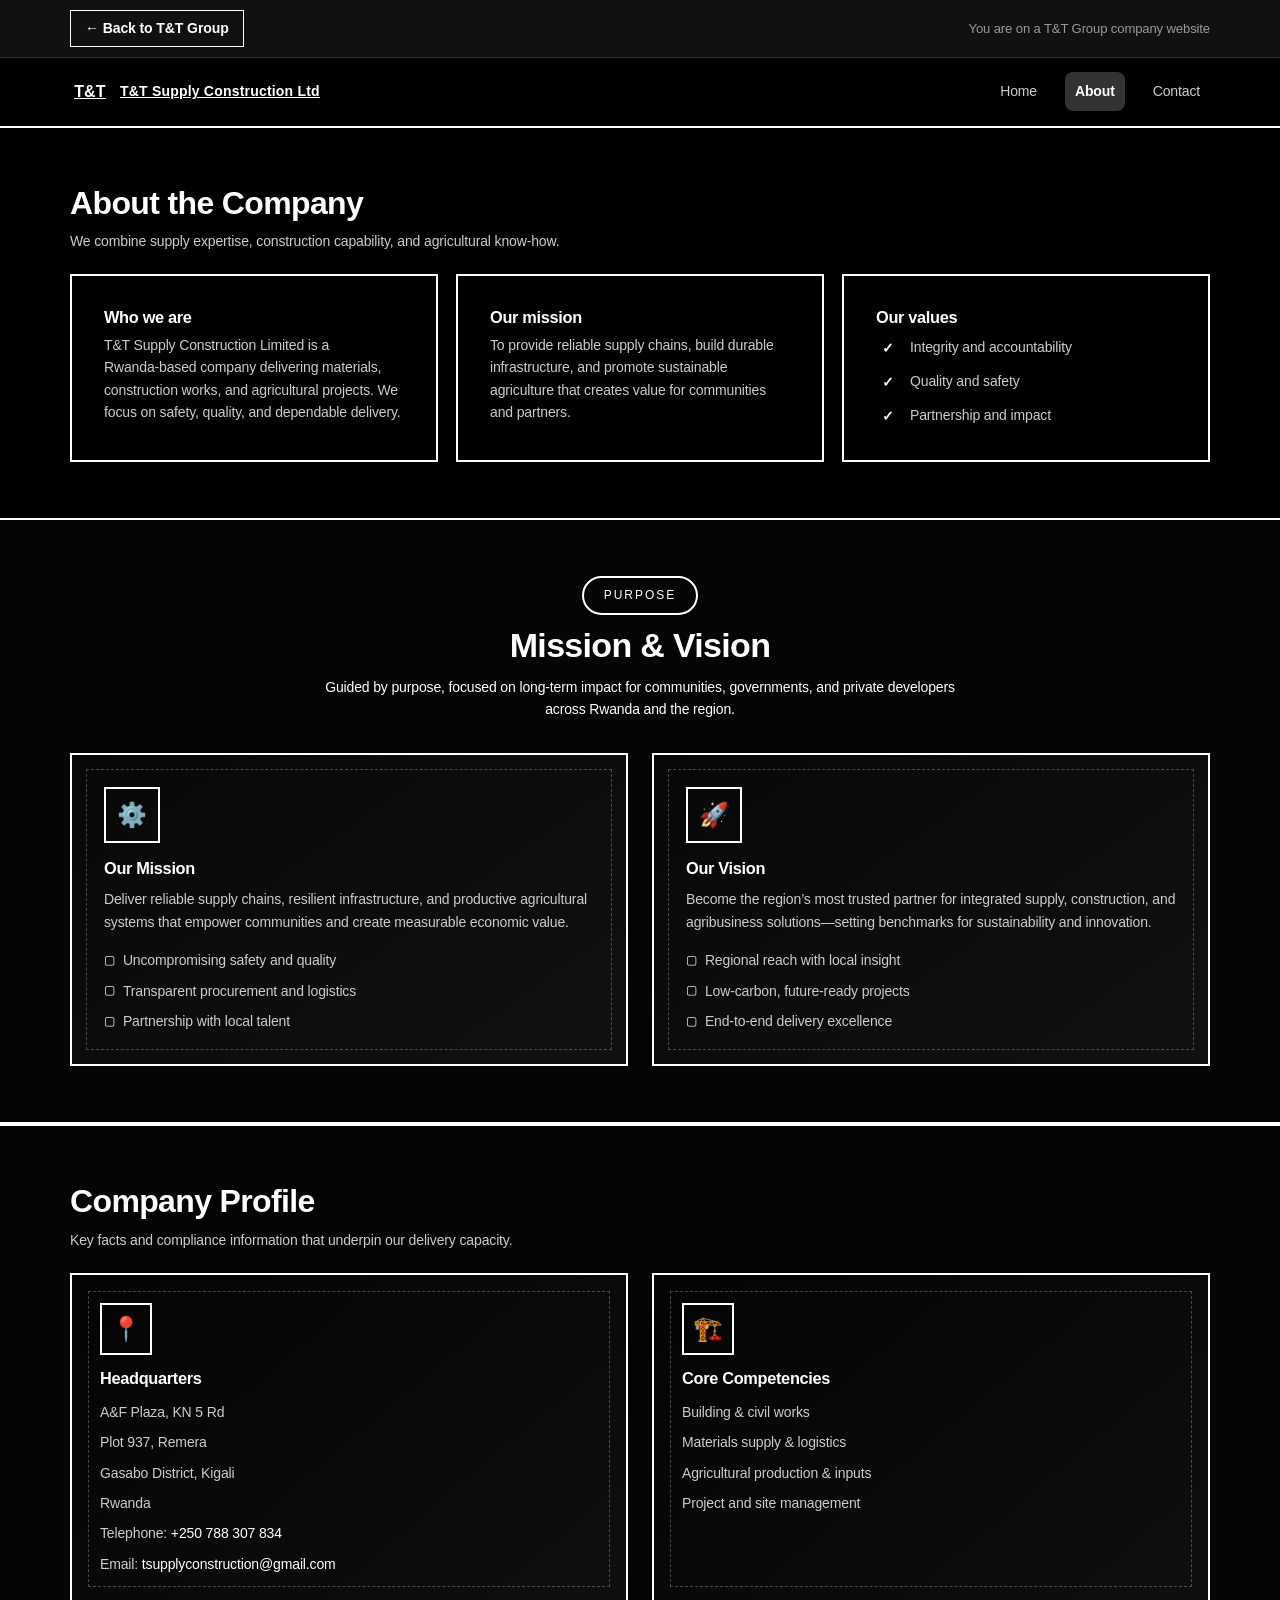
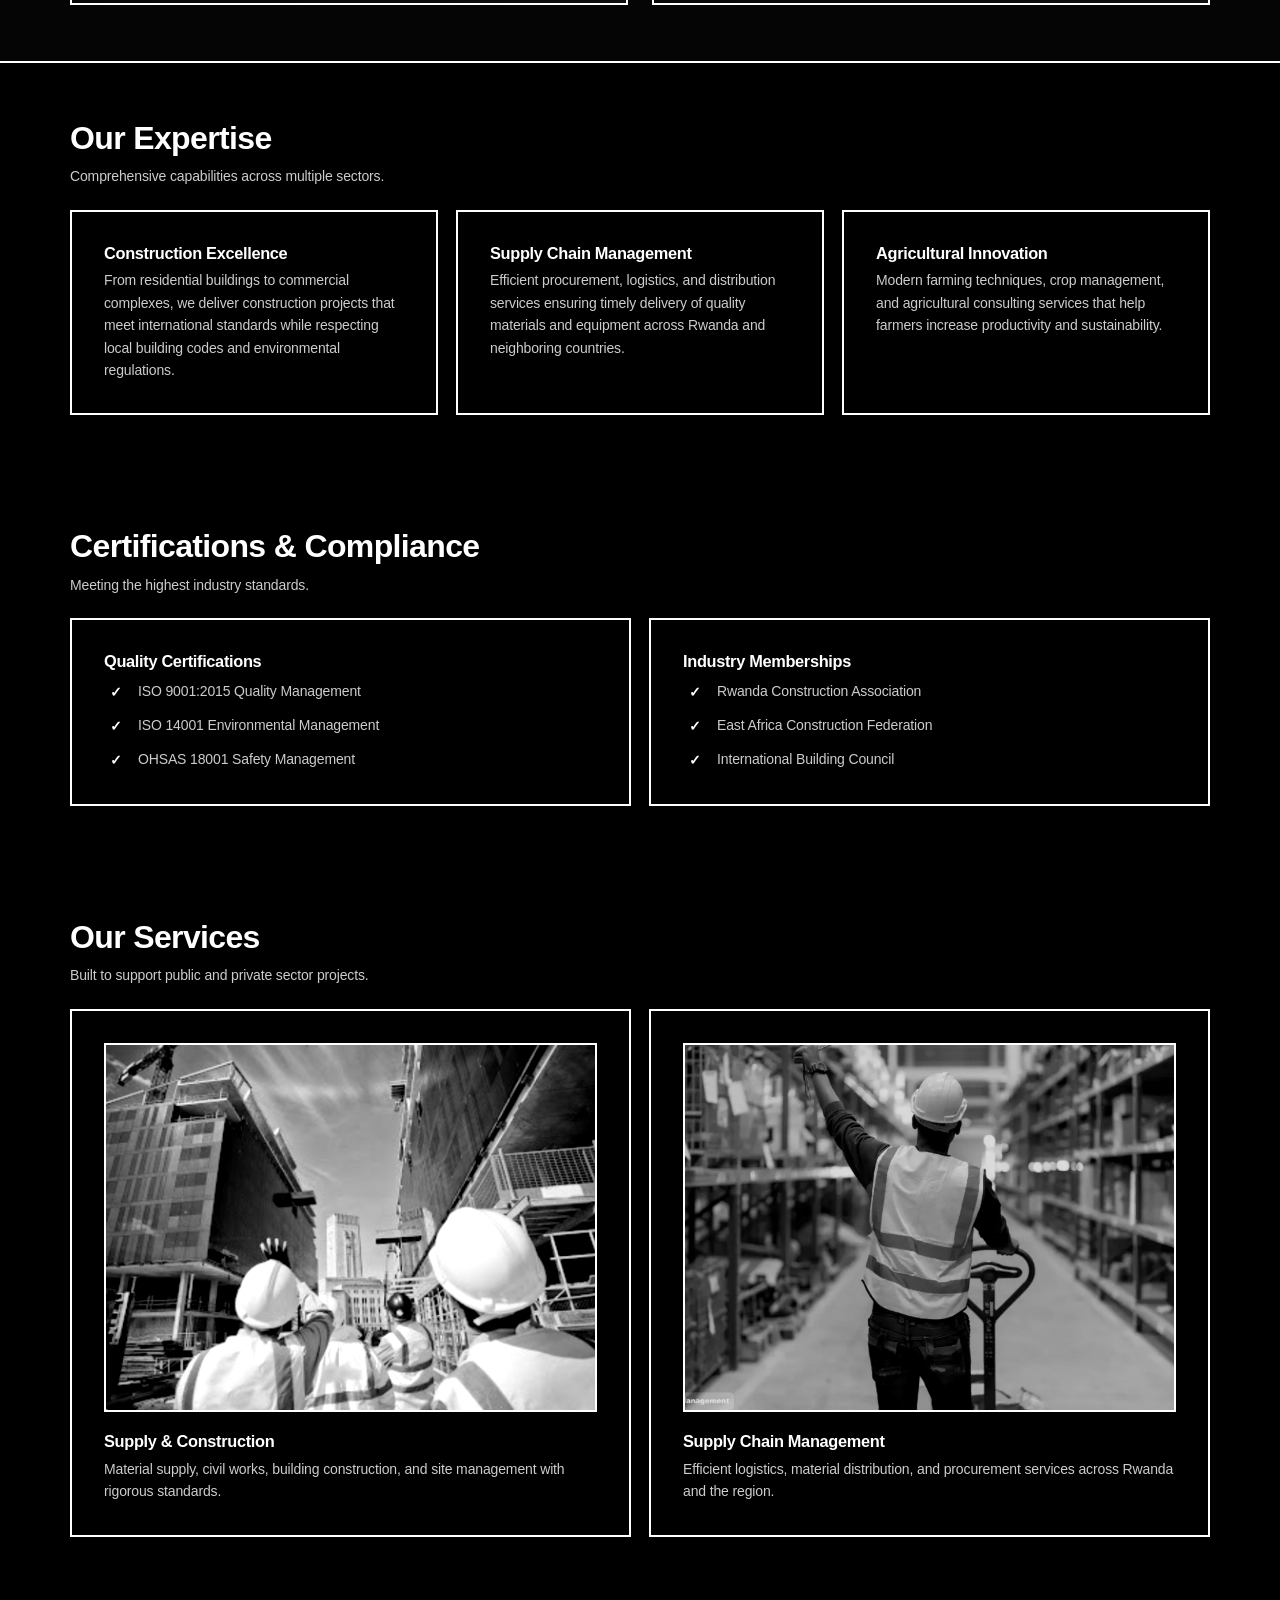
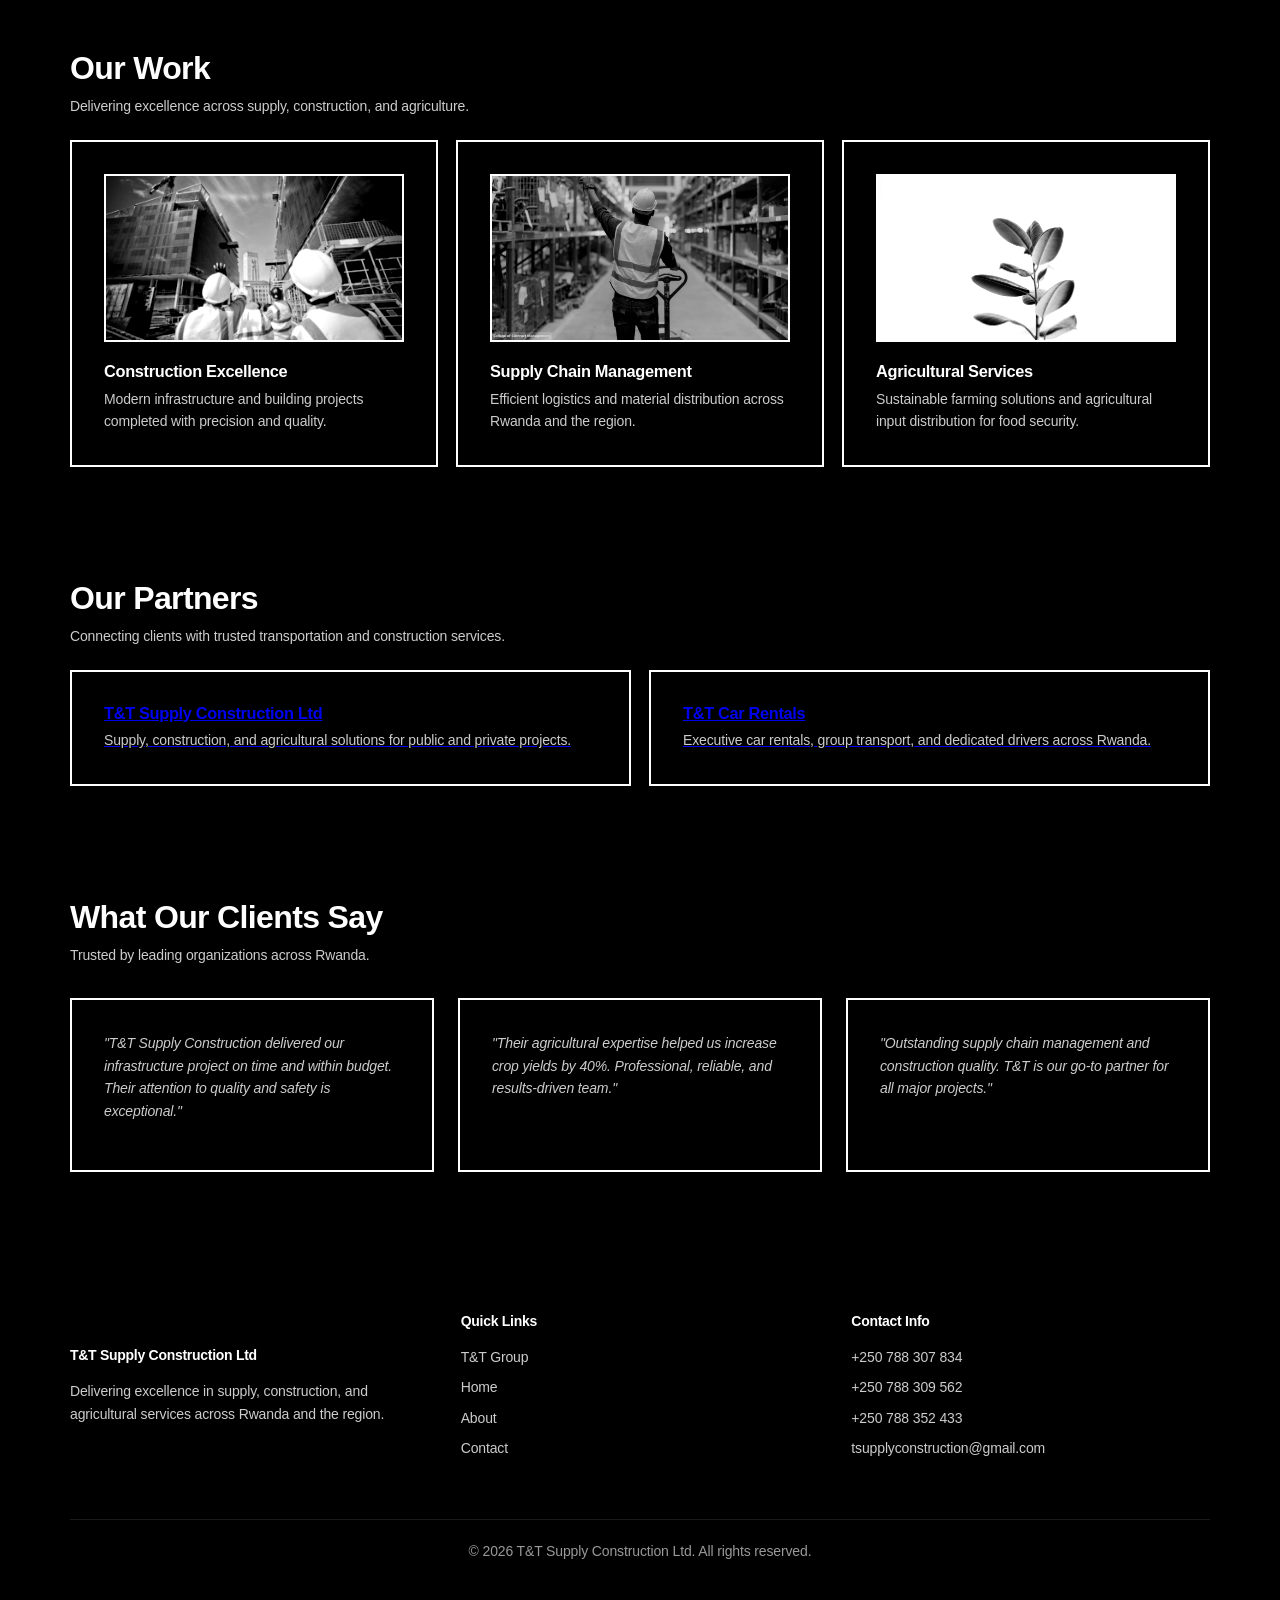
<file: T&T GROUP/T&T SUPPLY CONSTRUCTION LTD/about.html>
<!doctype html>
<html lang="en">
  <head>
    <meta charset="utf-8">
    <meta name="viewport" content="width=device-width, initial-scale=1, viewport-fit=cover">
    <title>About — T&T Supply Construction Ltd</title>
    <meta name="description" content="About T&T Supply Construction Limited, delivering supply, construction, and agricultural services with integrity.">
    <link rel="stylesheet" href="assets/css/styles.css?v=3">
  </head>
  <body>
    <div class="group-bar">
      <div class="container group-bar-inner">
        <a href="../index.html" class="group-bar-link">← Back to T&amp;T Group</a>
        <span class="group-bar-note">You are on a T&amp;T Group company website</span>
      </div>
    </div>
    <header class="site-header">
      <div class="container nav">
        <a class="brand" href="index.html">
          <span class="brand-mark">T&T</span>
          <span>T&amp;T Supply Construction Ltd</span>
        </a>
        <nav aria-label="Primary">
          <button class="menu-button" aria-expanded="false" aria-controls="mobile-menu" data-menu-button>
            <span>Menu</span>
          </button>
          <div id="mobile-menu" class="nav-links" data-nav-links>
            <a href="index.html">Home</a>
            <a href="about.html" aria-current="page">About</a>
            <a href="contact.html">Contact</a>
          </div>
        </nav>
        <div class="nav-cta">
          <a class="btn btn-primary" href="contact.html">Get in touch</a>
        </div>
      </div>
    </header>

    <main>
      <section class="section">
        <div class="container">
          <div class="section-header">
            <h2>About the Company</h2>
            <p class="muted">We combine supply expertise, construction capability, and agricultural know‑how.</p>
          </div>
          <div class="grid">
            <div class="card">
              <h3>Who we are</h3>
              <p>T&amp;T Supply Construction Limited is a Rwanda‑based company delivering materials, construction works, and agricultural projects. We focus on safety, quality, and dependable delivery.</p>
            </div>
            <div class="card">
              <h3>Our mission</h3>
              <p>To provide reliable supply chains, build durable infrastructure, and promote sustainable agriculture that creates value for communities and partners.</p>
            </div>
            <div class="card">
              <h3>Our values</h3>
              <ul class="bullets" role="list">
                <li><span class="check">✓</span><span>Integrity and accountability</span></li>
                <li><span class="check">✓</span><span>Quality and safety</span></li>
                <li><span class="check">✓</span><span>Partnership and impact</span></li>
              </ul>
            </div>
          </div>
        </div>
      </section>

      <section class="section mission-vision-section">
        <div class="container">
          <div class="mission-vision-intro">
            <span class="mission-pill">Purpose</span>
            <h2>Mission &amp; Vision</h2>
            <p>Guided by purpose, focused on long-term impact for communities, governments, and private developers across Rwanda and the region.</p>
          </div>
          <div class="mission-vision-cards">
            <div class="card mission-card">
              <div class="mission-icon">⚙️</div>
              <h3>Our Mission</h3>
              <p>Deliver reliable supply chains, resilient infrastructure, and productive agricultural systems that empower communities and create measurable economic value.</p>
              <ul class="mission-bullets" role="list">
                <li>Uncompromising safety and quality</li>
                <li>Transparent procurement and logistics</li>
                <li>Partnership with local talent</li>
              </ul>
            </div>
            <div class="card mission-card">
              <div class="mission-icon">🚀</div>
              <h3>Our Vision</h3>
              <p>Become the region’s most trusted partner for integrated supply, construction, and agribusiness solutions—setting benchmarks for sustainability and innovation.</p>
              <ul class="mission-bullets" role="list">
                <li>Regional reach with local insight</li>
                <li>Low-carbon, future-ready projects</li>
                <li>End-to-end delivery excellence</li>
              </ul>
            </div>
          </div>
        </div>
      </section>

      <section class="section company-profile-section">
        <div class="container">
          <div class="section-header">
            <h2>Company Profile</h2>
            <p class="muted">Key facts and compliance information that underpin our delivery capacity.</p>
          </div>
          <div class="profile-grid">
            <div class="profile-card">
              <div class="profile-icon">📍</div>
              <h3>Headquarters</h3>
              <ul class="profile-list" role="list">
                <li>A&amp;F Plaza, KN 5 Rd</li>
                <li>Plot 937, Remera</li>
                <li>Gasabo District, Kigali</li>
                <li>Rwanda</li>
                <li>Telephone: <a href="tel:+250788307834">+250 788 307 834</a></li>
                <li>Email: <a href="mailto:tsupplyconstruction@gmail.com">tsupplyconstruction@gmail.com</a></li>
              </ul>
            </div>
            <div class="profile-card">
              <div class="profile-icon">🏗️</div>
              <h3>Core Competencies</h3>
              <ul class="profile-list" role="list">
                <li>Building &amp; civil works</li>
                <li>Materials supply &amp; logistics</li>
                <li>Agricultural production &amp; inputs</li>
                <li>Project and site management</li>
              </ul>
            </div>
          </div>
        </div>
      </section>

      <section class="section">
        <div class="container">
          <div class="section-header">
            <h2>Our Expertise</h2>
            <p class="muted">Comprehensive capabilities across multiple sectors.</p>
          </div>
          <div class="grid">
            <div class="card">
              <h3>Construction Excellence</h3>
              <p>From residential buildings to commercial complexes, we deliver construction projects that meet international standards while respecting local building codes and environmental regulations.</p>
            </div>
            <div class="card">
              <h3>Supply Chain Management</h3>
              <p>Efficient procurement, logistics, and distribution services ensuring timely delivery of quality materials and equipment across Rwanda and neighboring countries.</p>
            </div>
            <div class="card">
              <h3>Agricultural Innovation</h3>
              <p>Modern farming techniques, crop management, and agricultural consulting services that help farmers increase productivity and sustainability.</p>
            </div>
          </div>
        </div>
      </section>

      <section class="section">
        <div class="container">
          <div class="section-header">
            <h2>Certifications &amp; Compliance</h2>
            <p class="muted">Meeting the highest industry standards.</p>
          </div>
          <div class="grid grid-2">
            <div class="card">
              <h3>Quality Certifications</h3>
              <ul class="bullets" role="list">
                <li><span class="check">✓</span><span>ISO 9001:2015 Quality Management</span></li>
                <li><span class="check">✓</span><span>ISO 14001 Environmental Management</span></li>
                <li><span class="check">✓</span><span>OHSAS 18001 Safety Management</span></li>
              </ul>
            </div>
            <div class="card">
              <h3>Industry Memberships</h3>
              <ul class="bullets" role="list">
                <li><span class="check">✓</span><span>Rwanda Construction Association</span></li>
                <li><span class="check">✓</span><span>East Africa Construction Federation</span></li>
                <li><span class="check">✓</span><span>International Building Council</span></li>
              </ul>
            </div>
          </div>
        </div>
      </section>

      <section class="section">
        <div class="container">
          <div class="section-header">
            <h2>Our Services</h2>
            <p class="muted">Built to support public and private sector projects.</p>
          </div>
          <div class="grid grid-2">
            <div class="card">
              <div class="media ratio-4x3" style="margin-bottom: 20px;">
                <img src="assets/img/supply and construction .png" alt="Building materials supply and construction projects" />
              </div>
              <h3>Supply &amp; Construction</h3>
              <p>Material supply, civil works, building construction, and site management with rigorous standards.</p>
            </div>
            <div class="card">
              <div class="media ratio-4x3" style="margin-bottom: 20px;">
                <img src="assets/img/supply chain management.png" alt="Supply chain logistics and material distribution" />
              </div>
              <h3>Supply Chain Management</h3>
              <p>Efficient logistics, material distribution, and procurement services across Rwanda and the region.</p>
            </div>
          </div>
        </div>
      </section>

      <section class="section">
        <div class="container">
          <div class="section-header">
            <h2>Our Work</h2>
            <p class="muted">Delivering excellence across supply, construction, and agriculture.</p>
          </div>
          <div class="grid grid-3">
            <div class="card">
              <div class="media ratio-16x9" style="margin-bottom: 20px;">
                <img src="assets/img/supply and construction .png" alt="Construction site with building materials and equipment" />
              </div>
              <h3>Construction Excellence</h3>
              <p>Modern infrastructure and building projects completed with precision and quality.</p>
            </div>
            <div class="card">
              <div class="media ratio-16x9" style="margin-bottom: 20px;">
                <img src="assets/img/supply chain management.png" alt="Supply chain logistics and warehouse operations" />
              </div>
              <h3>Supply Chain Management</h3>
              <p>Efficient logistics and material distribution across Rwanda and the region.</p>
            </div>
            <div class="card">
              <div class="media ratio-16x9" style="margin-bottom: 20px;">
                <img src="assets/img/service-agriculture.jpg" alt="Agricultural farming and crop production" />
              </div>
              <h3>Agricultural Services</h3>
              <p>Sustainable farming solutions and agricultural input distribution for food security.</p>
            </div>
          </div>
        </div>
      </section>

      <section class="section partners-section">
        <div class="container">
          <div class="section-header">
            <h2>Our Partners</h2>
            <p class="muted">Connecting clients with trusted transportation and construction services.</p>
          </div>
          <div class="grid grid-2">
            <a class="card partner-card" href="index.html">
              <h3>T&amp;T Supply Construction Ltd</h3>
              <p>Supply, construction, and agricultural solutions for public and private projects.</p>
            </a>
            <a class="card partner-card" href="../T&T%20Car%20rentals/index.html" target="_blank" rel="noopener">
              <h3>T&amp;T Car Rentals</h3>
              <p>Executive car rentals, group transport, and dedicated drivers across Rwanda.</p>
            </a>
          </div>
        </div>
      </section>

      <section class="section testimonials-section">
        <div class="container">
          <div class="section-header">
            <h2>What Our Clients Say</h2>
            <p class="muted">Trusted by leading organizations across Rwanda.</p>
          </div>
          <div class="testimonials-grid">
            <div class="testimonial-card">
              <div class="testimonial-content">
                <p>"T&T Supply Construction delivered our infrastructure project on time and within budget. Their attention to quality and safety is exceptional."</p>
              </div>
            </div>
            <div class="testimonial-card">
              <div class="testimonial-content">
                <p>"Their agricultural expertise helped us increase crop yields by 40%. Professional, reliable, and results-driven team."</p>
              </div>
            </div>
            <div class="testimonial-card">
              <div class="testimonial-content">
                <p>"Outstanding supply chain management and construction quality. T&T is our go-to partner for all major projects."</p>
              </div>
            </div>
          </div>
        </div>
      </section>
    </main>

    <footer class="site-footer">
      <div class="container footer-inner">
        <div class="footer-section">
          <h4>T&amp;T Supply Construction Ltd</h4>
          <p>Delivering excellence in supply, construction, and agricultural services across Rwanda and the region.</p>
        </div>
        <div class="footer-section">
          <h4>Quick Links</h4>
          <div class="footer-links">
            <a href="../index.html">T&amp;T Group</a>
            <a href="index.html">Home</a>
            <a href="about.html">About</a>
            <a href="contact.html">Contact</a>
          </div>
        </div>
        <div class="footer-section">
          <h4>Contact Info</h4>
          <div class="footer-contact">
            <a href="tel:+250788307834">+250 788 307 834</a>
            <a href="tel:+250788309562">+250 788 309 562</a>
            <a href="tel:+250788352433">+250 788 352 433</a>
            <a href="mailto:tsupplyconstruction@gmail.com">tsupplyconstruction@gmail.com</a>
          </div>
        </div>
      </div>
      <div class="container" style="border-top: 1px solid rgba(255,255,255,0.1); padding: 20px 0; text-align: center; color: rgba(255,255,255,0.6);">
        &copy; <span id="y"></span> T&amp;T Supply Construction Ltd. All rights reserved.
      </div>
      <script>document.getElementById('y').textContent = new Date().getFullYear();</script>
    </footer>

    <script src="assets/js/main.js" defer></script>
  </body>
</html>
</file>
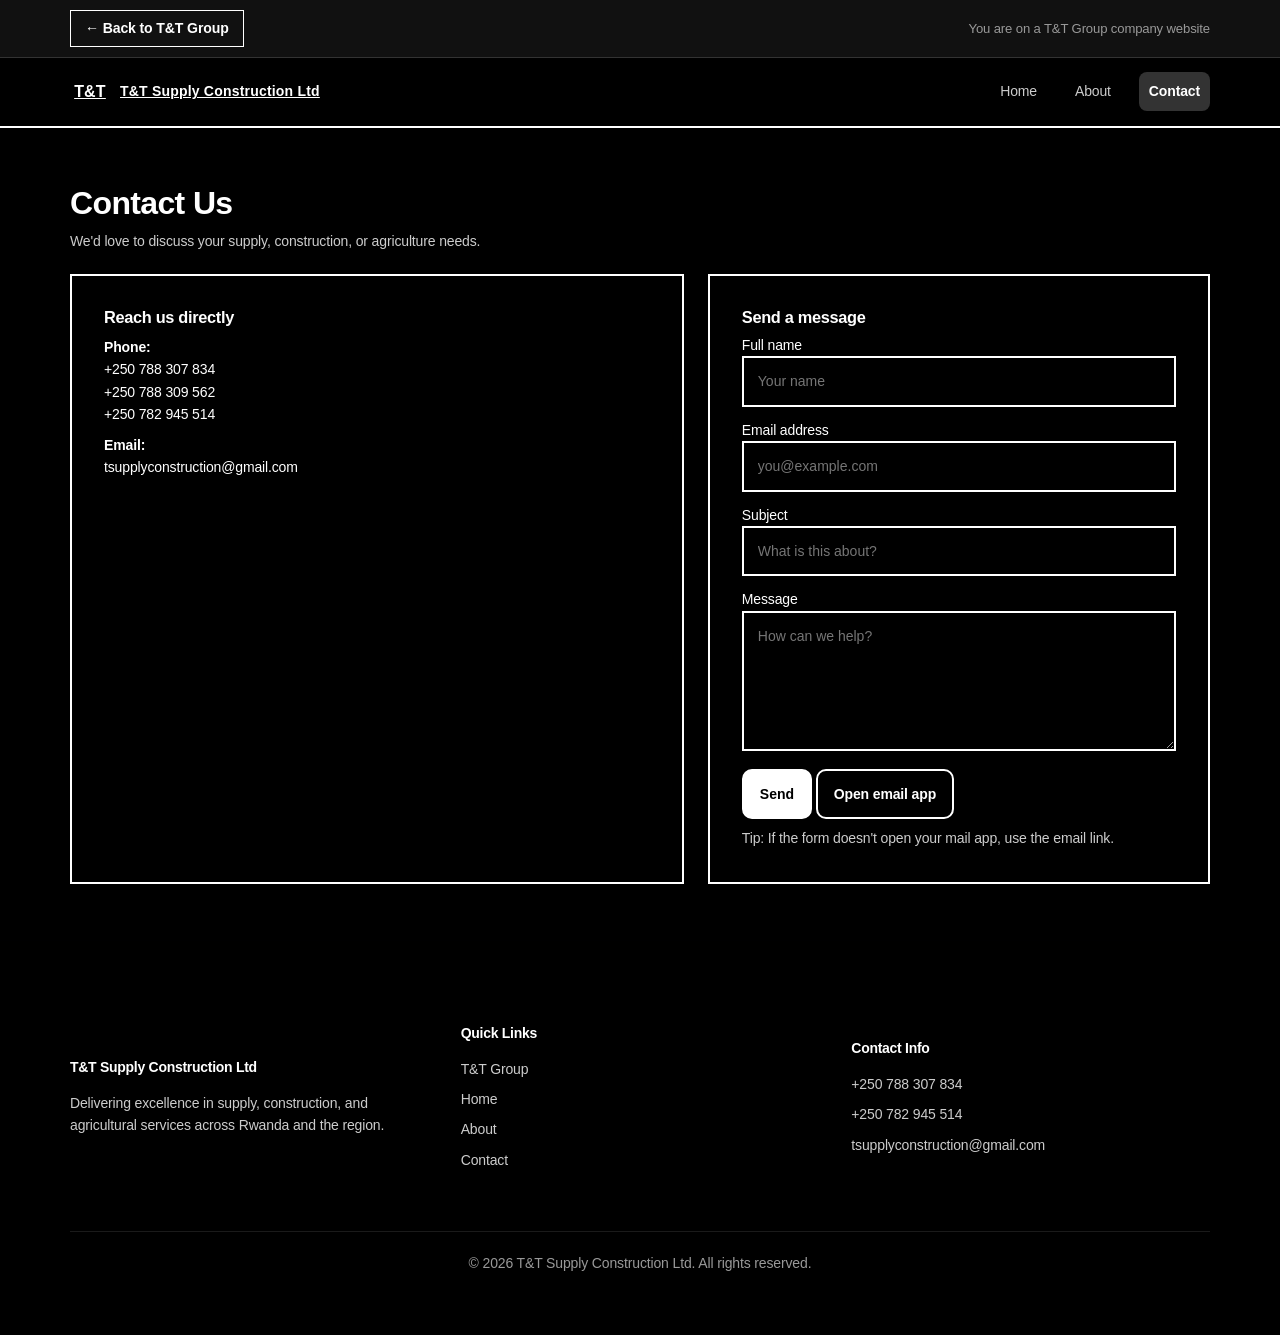
<file: T&T GROUP/T&T SUPPLY CONSTRUCTION LTD/contact.html>
<!doctype html>
<html lang="en">
  <head>
    <meta charset="utf-8">
    <meta name="viewport" content="width=device-width, initial-scale=1, viewport-fit=cover">
    <title>Contact — T&T Supply Construction Ltd</title>
    <meta name="description" content="Contact T&T Supply Construction Limited — phone, email, and contact form.">
    <link rel="stylesheet" href="assets/css/styles.css?v=3">
  </head>
  <body>
    <div class="group-bar">
      <div class="container group-bar-inner">
        <a href="../index.html" class="group-bar-link">← Back to T&amp;T Group</a>
        <span class="group-bar-note">You are on a T&amp;T Group company website</span>
      </div>
    </div>
    <header class="site-header">
      <div class="container nav">
        <a class="brand" href="index.html">
          <span class="brand-mark">T&T</span>
          <span>T&amp;T Supply Construction Ltd</span>
        </a>
        <nav aria-label="Primary">
          <button class="menu-button" aria-expanded="false" aria-controls="mobile-menu" data-menu-button>
            <span>Menu</span>
          </button>
          <div id="mobile-menu" class="nav-links" data-nav-links>
            <a href="index.html">Home</a>
            <a href="about.html">About</a>
            <a href="contact.html" aria-current="page">Contact</a>
          </div>
        </nav>
        <div class="nav-cta">
          <a class="btn btn-primary" href="contact.html">Get in touch</a>
        </div>
      </div>
    </header>

    <main>
      <section class="section">
        <div class="container">
          <div class="section-header">
            <h2>Contact Us</h2>
            <p class="muted">We'd love to discuss your supply, construction, or agriculture needs.</p>
          </div>

          <div class="contact-wrap">
            <div class="card">
              <h3>Reach us directly</h3>
              <div class="info-list">
                <div>
                  <strong>Phone:</strong>
                  <div>
                    <a href="tel:+250788307834">+250 788 307 834</a>
                  </div>
                  <div>
                    <a href="tel:+250788309562">+250 788 309 562</a>
                  </div>
                  <div>
                    <a href="tel:+250782945514">+250 782 945 514</a>
                  </div>
                </div>
                <div>
                  <strong>Email:</strong>
                  <div>
                    <a href="mailto:tsupplyconstruction@gmail.com">tsupplyconstruction@gmail.com</a>
                  </div>
                </div>
              </div>
            </div>

            <div class="card">
              <h3>Send a message</h3>
              <form class="form" action="mailto:tsupplyconstruction@gmail.com" method="post" enctype="text/plain">
                <div>
                  <label for="name">Full name</label>
                  <input class="input" type="text" id="name" name="Name" placeholder="Your name" required>
                </div>
                <div>
                  <label for="email">Email address</label>
                  <input class="input" type="email" id="email" name="Email" placeholder="you@example.com" required>
                </div>
                <div>
                  <label for="subject">Subject</label>
                  <input class="input" type="text" id="subject" name="Subject" placeholder="What is this about?">
                </div>
                <div>
                  <label for="message">Message</label>
                  <textarea class="textarea" id="message" name="Message" placeholder="How can we help?" required></textarea>
                </div>
                <div>
                  <button class="btn btn-primary" type="submit">Send</button>
                  <a class="btn btn-secondary" href="mailto:tsupplyconstruction@gmail.com">Open email app</a>
                </div>
              </form>
              <p class="muted" style="margin-top:8px">Tip: If the form doesn't open your mail app, use the email link.</p>
            </div>
          </div>
        </div>
      </section>
    </main>

    <footer class="site-footer">
      <div class="container footer-inner">
        <div class="footer-section">
          <h4>T&amp;T Supply Construction Ltd</h4>
          <p>Delivering excellence in supply, construction, and agricultural services across Rwanda and the region.</p>
        </div>
        <div class="footer-section">
          <h4>Quick Links</h4>
          <div class="footer-links">
            <a href="../index.html">T&amp;T Group</a>
            <a href="index.html">Home</a>
            <a href="about.html">About</a>
            <a href="contact.html">Contact</a>
          </div>
        </div>
        <div class="footer-section">
          <h4>Contact Info</h4>
          <div class="footer-contact">
            <a href="tel:+250788307834">+250 788 307 834</a>
            <a href="tel:+250782945514">+250 782 945 514</a>
            <a href="mailto:tsupplyconstruction@gmail.com">tsupplyconstruction@gmail.com</a>
          </div>
        </div>
      </div>
      <div class="container" style="border-top: 1px solid rgba(255,255,255,0.1); padding: 20px 0; text-align: center; color: rgba(255,255,255,0.6);">
        &copy; <span id="y"></span> T&amp;T Supply Construction Ltd. All rights reserved.
      </div>
      <script>document.getElementById('y').textContent = new Date().getFullYear();</script>
    </footer>

    <script src="assets/js/main.js" defer></script>
  </body>
  </html>
</file>
<file: T&T GROUP/css/styles.css>
/* T&T Group — Premium Parent Company Hub */

@import url('https://fonts.googleapis.com/css2?family=Cormorant+Garamond:ital,wght@0,500;0,600;0,700;1,500&family=Outfit:wght@300;400;500;600;700&display=swap');

*, *::before, *::after { box-sizing: border-box; }
html {
  scroll-behavior: smooth;
  -webkit-text-size-adjust: 100%;
  text-size-adjust: 100%;
}
body, h1, h2, h3, h4, p, ul { margin: 0; }
body {
  font-family: 'Outfit', system-ui, sans-serif;
  line-height: 1.6;
  color: #e8eaed;
  background: var(--ink);
  -webkit-font-smoothing: antialiased;
  overflow-x: hidden;
  padding-left: env(safe-area-inset-left);
  padding-right: env(safe-area-inset-right);
}
body.menu-open { overflow: hidden; }
img { display: block; max-width: 100%; }
a { color: inherit; }
ul { list-style: none; padding: 0; }

:root {
  --ink: #080a0d;
  --ink-soft: #111418;
  --white: #ffffff;
  --green: #146356;
  --green-dark: #0e4a40;
  --green-mid: #1f7563;
  --green-light: #5cb89a;
  --green-soft: #8fc4b0;
  --sage: #9aab9e;
  --muted: #8b939e;
  --glass: rgba(255,255,255,0.04);
  --glass-border: rgba(255,255,255,0.09);
  --radius: 16px;
  --radius-xl: 28px;
}

.container {
  width: min(1200px, 92%);
  margin: 0 auto;
  padding-left: env(safe-area-inset-left);
  padding-right: env(safe-area-inset-right);
}

/* Ambient background */
.page-glow {
  position: fixed;
  inset: 0;
  pointer-events: none;
  z-index: 0;
  overflow: hidden;
}
.page-glow::before,
.page-glow::after {
  content: "";
  position: absolute;
  border-radius: 50%;
  filter: blur(100px);
  opacity: 0.45;
  animation: drift 18s ease-in-out infinite alternate;
}
.page-glow::before {
  width: 55vw;
  height: 55vw;
  top: -15%;
  right: -10%;
  background: radial-gradient(circle, rgba(20,99,86,0.35) 0%, transparent 70%);
}
.page-glow::after {
  width: 45vw;
  height: 45vw;
  bottom: -10%;
  left: -15%;
  background: radial-gradient(circle, rgba(92,184,154,0.12) 0%, transparent 70%);
  animation-delay: -9s;
}
@keyframes drift {
  from { transform: translate(0, 0) scale(1); }
  to { transform: translate(30px, -20px) scale(1.08); }
}

/* Header */
.site-header {
  position: fixed;
  top: 0;
  left: 0;
  right: 0;
  z-index: 200;
  background: rgba(8, 10, 13, 0.78);
  backdrop-filter: blur(20px) saturate(160%);
  border-bottom: 1px solid var(--glass-border);
}
.nav {
  display: flex;
  align-items: center;
  justify-content: space-between;
  gap: 20px;
  padding: 18px 0;
}
.brand {
  display: flex;
  align-items: center;
  gap: 14px;
  text-decoration: none;
  color: var(--white);
}
.brand-mark {
  width: 48px;
  height: 48px;
  display: grid;
  place-items: center;
  background: linear-gradient(145deg, var(--green-mid) 0%, var(--green) 100%);
  color: var(--white);
  font-weight: 800;
  font-size: 14px;
  letter-spacing: -0.5px;
  border-radius: 12px;
  border: 1px solid rgba(255,255,255,0.15);
  box-shadow: 0 4px 24px rgba(20,99,86,0.35);
}
.brand-text {
  display: flex;
  flex-direction: column;
  line-height: 1.15;
}
.brand-name {
  font-family: 'Cormorant Garamond', Georgia, serif;
  font-size: 1.45rem;
  font-weight: 700;
  letter-spacing: 0.5px;
}
.brand-sub {
  font-size: 0.68rem;
  text-transform: uppercase;
  letter-spacing: 2.5px;
  color: var(--green-soft);
  font-weight: 500;
}
.nav-links {
  display: flex;
  align-items: center;
  gap: 6px;
}
.nav-links a {
  color: var(--muted);
  text-decoration: none;
  padding: 10px 18px;
  border-radius: 99px;
  font-size: 0.9rem;
  font-weight: 500;
  transition: color 0.25s, background 0.25s;
}
.nav-links a:hover,
.nav-links a.active {
  color: var(--white);
  background: var(--glass);
}
.menu-button {
  display: none;
  background: var(--glass);
  border: 1px solid var(--glass-border);
  color: var(--white);
  padding: 10px 16px;
  border-radius: 10px;
  font-weight: 600;
  cursor: pointer;
  font-size: 0.85rem;
  min-height: 44px;
  min-width: 44px;
  -webkit-tap-highlight-color: transparent;
}

/* Hero */
.hero {
  position: relative;
  z-index: 1;
  min-height: 100vh;
  display: flex;
  align-items: center;
  padding: 120px 0 80px;
}
.hero-grid {
  display: grid;
  grid-template-columns: 1.05fr 0.95fr;
  gap: 60px;
  align-items: center;
}
.hero-content { max-width: 580px; }
.hero-eyebrow {
  display: inline-flex;
  align-items: center;
  gap: 12px;
  margin-bottom: 28px;
  font-size: 0.72rem;
  font-weight: 600;
  text-transform: uppercase;
  letter-spacing: 3px;
  color: var(--green-soft);
}
.hero-eyebrow::before {
  content: "";
  width: 40px;
  height: 1px;
  background: linear-gradient(90deg, var(--green-light), transparent);
}
.hero h1 {
  font-family: 'Cormorant Garamond', Georgia, serif;
  font-size: clamp(2.8rem, 5.5vw, 4.2rem);
  font-weight: 600;
  line-height: 1.08;
  letter-spacing: -0.5px;
  margin-bottom: 24px;
  color: var(--white);
}
.hero h1 em {
  font-style: italic;
  color: var(--green-light);
}
.hero-lead {
  font-size: 1.1rem;
  font-weight: 300;
  color: var(--muted);
  line-height: 1.8;
  margin-bottom: 36px;
  max-width: 500px;
}
.hero-cta {
  display: flex;
  flex-wrap: wrap;
  gap: 14px;
}
.btn {
  display: inline-flex;
  align-items: center;
  justify-content: center;
  gap: 10px;
  padding: 15px 28px;
  min-height: 48px;
  font-weight: 600;
  font-size: 0.92rem;
  text-decoration: none;
  border-radius: 99px;
  transition: transform 0.25s, box-shadow 0.25s, background 0.25s;
  letter-spacing: 0.2px;
  -webkit-tap-highlight-color: transparent;
}
.btn:hover { transform: translateY(-3px); }
@media (hover: none) {
  .btn:hover { transform: none; }
  .portal-card:hover,
  .showcase-card:hover,
  .value-card:hover { transform: none; }
}
.btn-primary {
  background: linear-gradient(145deg, var(--green-mid) 0%, var(--green) 100%);
  color: var(--white);
  border: 1px solid rgba(255,255,255,0.1);
  box-shadow: 0 8px 28px rgba(20,99,86,0.4);
}
.btn-primary:hover {
  background: linear-gradient(145deg, var(--green-light) 0%, var(--green-mid) 100%);
  box-shadow: 0 12px 36px rgba(20,99,86,0.5);
}
.btn-ghost {
  background: transparent;
  color: var(--white);
  border: 1px solid var(--glass-border);
}
.btn-ghost:hover {
  background: var(--glass);
  border-color: rgba(255,255,255,0.2);
}

/* Hero visual — portal cards */
.hero-visual {
  position: relative;
  height: 520px;
}
.portal-card {
  position: absolute;
  border-radius: var(--radius-xl);
  overflow: hidden;
  text-decoration: none;
  color: var(--white);
  box-shadow: 0 30px 80px rgba(0,0,0,0.5);
  transition: transform 0.4s cubic-bezier(0.22, 1, 0.36, 1), box-shadow 0.4s;
  border: 1px solid var(--glass-border);
}
.portal-card:hover {
  transform: translateY(-8px) scale(1.02);
  box-shadow: 0 40px 100px rgba(0,0,0,0.6);
}
.portal-card img {
  width: 100%;
  height: 100%;
  object-fit: cover;
  transition: transform 0.6s;
}
.portal-card:hover img { transform: scale(1.06); }
.portal-card-overlay {
  position: absolute;
  inset: 0;
  background: linear-gradient(to top, rgba(8,10,13,0.92) 0%, rgba(8,10,13,0.2) 55%, transparent 100%);
  display: flex;
  flex-direction: column;
  justify-content: flex-end;
  padding: 28px;
}
.portal-card-tag {
  font-size: 0.65rem;
  text-transform: uppercase;
  letter-spacing: 2px;
  color: var(--green-soft);
  font-weight: 600;
  margin-bottom: 6px;
}
.portal-card h3 {
  font-family: 'Cormorant Garamond', Georgia, serif;
  font-size: 1.5rem;
  font-weight: 600;
  margin-bottom: 8px;
}
.portal-card-cta {
  font-size: 0.85rem;
  color: var(--green-light);
  font-weight: 600;
  display: flex;
  align-items: center;
  gap: 6px;
}
.portal-card-cta::after {
  content: "→";
  transition: transform 0.2s;
}
.portal-card:hover .portal-card-cta::after { transform: translateX(5px); }
.portal-card--construction {
  top: 0;
  right: 0;
  width: 72%;
  height: 58%;
  z-index: 2;
}
.portal-card--rentals {
  bottom: 0;
  left: 0;
  width: 68%;
  height: 52%;
  z-index: 3;
}
.hero-visual-accent {
  position: absolute;
  top: 50%;
  left: 50%;
  transform: translate(-50%, -50%);
  width: 120px;
  height: 120px;
  border-radius: 50%;
  border: 1px solid rgba(92,184,154,0.25);
  z-index: 1;
  animation: pulse-ring 4s ease-in-out infinite;
}
@keyframes pulse-ring {
  0%, 100% { transform: translate(-50%, -50%) scale(1); opacity: 0.5; }
  50% { transform: translate(-50%, -50%) scale(1.15); opacity: 0.2; }
}

/* Scroll cue */
.scroll-cue {
  position: absolute;
  bottom: 32px;
  left: 50%;
  transform: translateX(-50%);
  display: flex;
  flex-direction: column;
  align-items: center;
  gap: 8px;
  color: var(--muted);
  font-size: 0.7rem;
  letter-spacing: 2px;
  text-transform: uppercase;
  animation: bob 2.5s ease-in-out infinite;
}
.scroll-cue span {
  width: 1px;
  height: 40px;
  background: linear-gradient(to bottom, var(--green-light), transparent);
}
@keyframes bob {
  0%, 100% { transform: translateX(-50%) translateY(0); }
  50% { transform: translateX(-50%) translateY(6px); }
}

/* Sections */
.section {
  position: relative;
  z-index: 1;
  padding: 100px 0;
}
.section-header {
  text-align: center;
  max-width: 620px;
  margin: 0 auto 56px;
}
.section-kicker {
  display: inline-block;
  font-size: 0.7rem;
  font-weight: 600;
  text-transform: uppercase;
  letter-spacing: 3px;
  color: var(--green-soft);
  margin-bottom: 16px;
}
.section-header h2 {
  font-family: 'Cormorant Garamond', Georgia, serif;
  font-size: clamp(2rem, 4vw, 2.8rem);
  font-weight: 600;
  color: var(--white);
  margin-bottom: 16px;
  letter-spacing: -0.3px;
}
.section-header p {
  color: var(--muted);
  font-size: 1.05rem;
  line-height: 1.75;
  font-weight: 300;
}

/* About */
.about-panel {
  display: grid;
  grid-template-columns: 1fr 1fr;
  gap: 48px;
  align-items: center;
  background: var(--glass);
  border: 1px solid var(--glass-border);
  border-radius: var(--radius-xl);
  padding: 48px;
  backdrop-filter: blur(12px);
}
.about-text h2 {
  font-family: 'Cormorant Garamond', Georgia, serif;
  font-size: 2.2rem;
  font-weight: 600;
  margin-bottom: 20px;
  color: var(--white);
}
.about-text p {
  color: var(--muted);
  font-size: 1.02rem;
  line-height: 1.8;
  margin-bottom: 16px;
  font-weight: 300;
}
.about-image {
  border-radius: var(--radius);
  overflow: hidden;
  position: relative;
}
.about-image::after {
  content: "";
  position: absolute;
  inset: 0;
  border: 1px solid rgba(92,184,154,0.25);
  border-radius: var(--radius);
  pointer-events: none;
}
.about-image img {
  width: 100%;
  height: 340px;
  object-fit: cover;
}

/* Company showcase */
.companies-showcase {
  display: grid;
  grid-template-columns: repeat(2, 1fr);
  gap: 28px;
}
.showcase-card {
  position: relative;
  border-radius: var(--radius-xl);
  overflow: hidden;
  text-decoration: none;
  color: var(--white);
  min-height: 420px;
  display: flex;
  flex-direction: column;
  justify-content: flex-end;
  border: 1px solid var(--glass-border);
  transition: transform 0.35s, border-color 0.35s;
}
.showcase-card:hover {
  transform: translateY(-6px);
  border-color: rgba(92,184,154,0.35);
}
.showcase-card-bg {
  position: absolute;
  inset: 0;
}
.showcase-card-bg img {
  width: 100%;
  height: 100%;
  object-fit: cover;
  transition: transform 0.6s;
}
.showcase-card:hover .showcase-card-bg img { transform: scale(1.05); }
.showcase-card-shade {
  position: absolute;
  inset: 0;
  background: linear-gradient(to top, rgba(8,10,13,0.95) 0%, rgba(8,10,13,0.4) 50%, rgba(8,10,13,0.15) 100%);
}
.showcase-card-body {
  position: relative;
  z-index: 2;
  padding: 36px;
}
.showcase-card-num {
  font-family: 'Cormorant Garamond', Georgia, serif;
  font-size: 3.5rem;
  font-weight: 700;
  color: rgba(92,184,154,0.18);
  line-height: 1;
  margin-bottom: -12px;
}
.showcase-card h3 {
  font-family: 'Cormorant Garamond', Georgia, serif;
  font-size: 1.8rem;
  font-weight: 600;
  margin-bottom: 12px;
}
.showcase-card p {
  color: var(--muted);
  font-size: 0.98rem;
  line-height: 1.7;
  margin-bottom: 20px;
  font-weight: 300;
  max-width: 400px;
}
.showcase-link {
  display: inline-flex;
  align-items: center;
  gap: 8px;
  padding: 12px 22px;
  background: rgba(20,99,86,0.2);
  border: 1px solid rgba(92,184,154,0.3);
  border-radius: 99px;
  color: var(--green-soft);
  font-weight: 600;
  font-size: 0.88rem;
  transition: background 0.25s;
}
.showcase-card:hover .showcase-link {
  background: rgba(20,99,86,0.35);
}

/* Stats band */
.stats-band {
  background: linear-gradient(135deg, rgba(20,99,86,0.12) 0%, rgba(92,184,154,0.06) 100%);
  border-top: 1px solid var(--glass-border);
  border-bottom: 1px solid var(--glass-border);
}
.stats-grid {
  display: grid;
  grid-template-columns: repeat(4, 1fr);
  gap: 1px;
  background: var(--glass-border);
  border-radius: var(--radius-xl);
  overflow: hidden;
}
.stat-item {
  background: var(--ink-soft);
  padding: 40px 24px;
  text-align: center;
}
.stat-number {
  font-family: 'Cormorant Garamond', Georgia, serif;
  font-size: 3rem;
  font-weight: 700;
  color: var(--green-light);
  line-height: 1;
  margin-bottom: 8px;
}
.stat-label {
  color: var(--muted);
  font-size: 0.85rem;
  font-weight: 500;
  letter-spacing: 0.5px;
}

/* Values */
.values-grid {
  display: grid;
  grid-template-columns: repeat(3, 1fr);
  gap: 24px;
}
.value-card {
  padding: 36px 28px;
  border-radius: var(--radius);
  background: var(--glass);
  border: 1px solid var(--glass-border);
  transition: border-color 0.3s, transform 0.3s;
}
.value-card:hover {
  border-color: rgba(92,184,154,0.3);
  transform: translateY(-4px);
}
.value-num {
  font-family: 'Cormorant Garamond', Georgia, serif;
  font-size: 2.5rem;
  color: rgba(92,184,154,0.22);
  font-weight: 700;
  line-height: 1;
  margin-bottom: 16px;
}
.value-card h3 {
  font-family: 'Cormorant Garamond', Georgia, serif;
  font-size: 1.4rem;
  font-weight: 600;
  color: var(--white);
  margin-bottom: 10px;
}
.value-card p {
  color: var(--muted);
  font-size: 0.95rem;
  line-height: 1.7;
  font-weight: 300;
}

/* Contact */
.contact-grid {
  display: grid;
  grid-template-columns: repeat(2, 1fr);
  gap: 24px;
}
.contact-card {
  padding: 36px 32px;
  border-radius: var(--radius-xl);
  background: var(--glass);
  border: 1px solid var(--glass-border);
  backdrop-filter: blur(12px);
}
.contact-card h3 {
  font-family: 'Cormorant Garamond', Georgia, serif;
  font-size: 1.5rem;
  font-weight: 600;
  color: var(--green-light);
  margin-bottom: 6px;
}
.contact-sub {
  color: var(--muted);
  font-size: 0.88rem;
  margin-bottom: 22px;
  font-weight: 300;
}
.contact-links {
  display: grid;
  gap: 10px;
  margin-bottom: 24px;
}
.contact-links a {
  color: #c5cad6;
  text-decoration: none;
  font-size: 0.95rem;
  font-weight: 400;
  transition: color 0.2s;
}
.contact-links a:hover { color: var(--green-light); }

/* Footer */
.site-footer {
  position: relative;
  z-index: 1;
  border-top: 1px solid var(--glass-border);
  background: rgba(8,10,13,0.9);
}
.footer-inner {
  display: grid;
  grid-template-columns: 2fr 1fr 1fr;
  gap: 48px;
  padding: 64px 0 48px;
}
.footer-brand .brand-mark {
  margin-bottom: 16px;
}
.footer-brand p {
  color: var(--muted);
  font-size: 0.95rem;
  line-height: 1.75;
  max-width: 340px;
  font-weight: 300;
}
.footer-section h4 {
  font-size: 0.7rem;
  text-transform: uppercase;
  letter-spacing: 2.5px;
  color: var(--green-soft);
  margin-bottom: 18px;
  font-weight: 600;
}
.footer-links {
  display: grid;
  gap: 12px;
}
.footer-links a {
  color: var(--muted);
  text-decoration: none;
  font-size: 0.92rem;
  transition: color 0.2s;
}
.footer-links a:hover { color: var(--white); }
.footer-bottom {
  border-top: 1px solid var(--glass-border);
  padding: 22px 0;
  text-align: center;
  color: #5a6175;
  font-size: 0.85rem;
}

/* Responsive */
@media (max-width: 960px) {
  .hero-grid,
  .about-panel,
  .companies-showcase,
  .contact-grid {
    grid-template-columns: 1fr;
    gap: 36px;
  }
  .hero-visual {
    height: auto;
    display: flex;
    flex-direction: column;
    gap: 16px;
    max-width: none;
    width: 100%;
  }
  .hero-visual-accent { display: none; }
  .portal-card {
    position: static;
    width: 100%;
    height: auto;
    min-height: 0;
    aspect-ratio: 16 / 10;
  }
  .portal-card--construction,
  .portal-card--rentals {
    top: auto;
    right: auto;
    bottom: auto;
    left: auto;
    width: 100%;
    height: auto;
  }
  .values-grid { grid-template-columns: 1fr; }
  .stats-grid { grid-template-columns: repeat(2, 1fr); }
  .footer-inner { grid-template-columns: 1fr; gap: 32px; }
  .scroll-cue { display: none; }
  .hero { min-height: auto; padding: 100px 0 56px; }
  .section { padding: 64px 0; }
  .section-header { margin-bottom: 40px; }
}

@media (max-width: 640px) {
  .container { width: min(1200px, 94%); }
  .menu-button { display: block; }
  .nav { padding: 12px 0; }
  .brand-mark { width: 40px; height: 40px; font-size: 12px; }
  .brand-name { font-size: 1.2rem; }
  .brand-sub { letter-spacing: 1.5px; }
  .nav-links {
    display: none;
    position: absolute;
    top: 100%;
    left: 0;
    right: 0;
    flex-direction: column;
    background: rgba(8,10,13,0.98);
    padding: 12px;
    border-bottom: 1px solid var(--glass-border);
    gap: 4px;
  }
  .nav-links.open { display: flex; }
  .nav-links a {
    padding: 14px 16px;
    min-height: 48px;
    display: flex;
    align-items: center;
    border-radius: 10px;
  }
  .site-header .nav { position: relative; }
  .hero { padding: 88px 0 48px; }
  .hero-eyebrow { letter-spacing: 2px; margin-bottom: 18px; }
  .hero h1 { font-size: clamp(2rem, 8vw, 2.6rem); margin-bottom: 16px; }
  .hero-lead { font-size: 1rem; margin-bottom: 24px; line-height: 1.65; }
  .hero-cta { flex-direction: column; }
  .hero-cta .btn { width: 100%; }
  .portal-card-overlay { padding: 18px 20px; }
  .portal-card h3 { font-size: 1.2rem; }
  .section { padding: 52px 0; }
  .section-header h2 { font-size: clamp(1.65rem, 6vw, 2rem); }
  .section-header p { font-size: 0.98rem; }
  .about-panel { padding: 24px 20px; gap: 28px; }
  .about-text h2 { font-size: 1.75rem; }
  .about-text p { font-size: 0.98rem; }
  .about-image img { height: 220px; }
  .about-text .btn { width: 100%; }
  .showcase-card { min-height: 320px; }
  .showcase-card-body { padding: 24px 20px; }
  .showcase-card h3 { font-size: 1.45rem; }
  .showcase-card-num { font-size: 2.5rem; }
  .stat-item { padding: 28px 16px; }
  .stat-number { font-size: 2.2rem; }
  .stat-label { font-size: 0.8rem; }
  .value-card { padding: 28px 22px; }
  .contact-card { padding: 28px 22px; }
  .contact-card .btn { width: 100%; }
  .contact-links a {
    padding: 4px 0;
    min-height: 36px;
    display: flex;
    align-items: center;
  }
  .footer-inner { padding: 48px 0 36px; gap: 28px; }
  .page-glow::before,
  .page-glow::after { animation: none; opacity: 0.25; }
}

@media (max-width: 380px) {
  .stats-grid { grid-template-columns: 1fr; }
  .hero h1 { font-size: 1.85rem; }
  .portal-card { aspect-ratio: 4 / 3; }
}

@media (prefers-reduced-motion: reduce) {
  html { scroll-behavior: auto; }
  .page-glow::before,
  .page-glow::after,
  .hero-visual-accent,
  .scroll-cue { animation: none; }
  .btn,
  .portal-card,
  .showcase-card,
  .value-card { transition: none; }
}
</file>
<file: T&T GROUP/T&T Car rentals/css/styles.css>
/* Reset and base */
* { box-sizing: border-box; margin: 0; padding: 0; }
body { font-family: 'Segoe UI', Arial, sans-serif; background: #f7f9fa; color: #222; overflow-x: hidden; }
body.menu-open { overflow: hidden; }

/* T&T Group back link */
.group-bar {
  background: #0f3c34;
  position: sticky;
  top: 0;
  z-index: 4000;
}
.group-bar-inner {
  max-width: 1200px;
  margin: 0 auto;
  padding: 10px 1rem;
  display: flex;
  align-items: center;
  justify-content: space-between;
  gap: 12px;
  flex-wrap: wrap;
}
.group-bar-link {
  display: inline-flex;
  align-items: center;
  gap: 8px;
  color: #fff;
  text-decoration: none;
  font-weight: 700;
  font-size: 0.88rem;
  padding: 6px 14px;
  border: 1px solid rgba(255,255,255,0.5);
  border-radius: 6px;
  transition: background 0.2s, color 0.2s;
}
.group-bar-link:hover {
  background: #fff;
  color: #146356;
}
.group-bar-note {
  color: rgba(255,255,255,0.75);
  font-size: 0.82rem;
}
@media (max-width: 520px) {
  .group-bar-note { display: none; }
  .group-bar-inner { justify-content: center; padding: 8px 1rem; }
  .group-bar-link { font-size: 0.84rem; padding: 8px 12px; min-height: 44px; }
}

header { background: #fff; box-shadow: 0 2px 6px rgba(0,0,0,0.06); position: sticky; top: 41px; z-index: 3000; }
.navbar { max-width: 1200px; margin: 0 auto; padding: 1rem; display: flex; align-items: center; justify-content: space-between; position: relative; }
.logo { font-size: clamp(1.15rem, 4.5vw, 2rem); font-weight: bold; color: #146356; line-height: 1.2; max-width: 62vw; }
.nav-links { list-style: none; display: flex; gap: 2rem; }
.nav-links a { text-decoration: none; color: #222; font-weight: 500; transition: color 0.2s; }
.nav-links a:hover { color: #146356; }
.nav-toggle { display: none; flex-direction: column; gap: 5px; background: none; border: none; cursor: pointer; margin-left: 1rem; padding: 10px; min-width: 44px; min-height: 44px; justify-content: center; -webkit-tap-highlight-color: transparent; }
.nav-toggle span { display: block; width: 26px; height: 3px; background: #146356; border-radius: 3px; }

.slider-section { position: relative; height: 65vh; min-height: 340px; background: #e0f8f6; display: flex; flex-direction: column; justify-content: center; align-items: center; }
.slider { position: absolute; top: 0; left: 0; width: 100%; height: 65vh; overflow: hidden; z-index: 0; }
.slide { position: absolute; opacity: 0; width: 100%; height: 100%; transition: opacity 1s cubic-bezier(.4,0,.2,1); }
.slide.active { opacity: 1; }
.slide img { width: 100%; height: 65vh; object-fit: cover; }
.slider-tagline { position: relative; text-align: center; z-index: 2; color: #fff; margin-top: 10vh; text-shadow: 0 3px 15px rgba(30,65,50,0.40); }
.slider-tagline h1 { font-size: 3rem; letter-spacing: 2px; }
.slider-tagline p { font-size: 1.3rem; margin-top: .7rem; }
.contact-highlight { background: #f4fbf9; padding: 3.5rem 1.5rem; border-top: 1px solid rgba(20,99,86,0.1); border-bottom: 1px solid rgba(20,99,86,0.1); }
.contact-highlight-inner { max-width: 1100px; margin: 0 auto; display: flex; flex-direction: column; gap: 2.4rem; }
.contact-highlight-header { text-align: center; }
.contact-highlight-header h2 { font-size: 2.3rem; color: #0f3c34; margin: .5rem 0; }
.contact-highlight-header p { color: #4a6b63; font-size: 1.08rem; margin-top: .4rem; }
.contact-badge { display: inline-flex; align-items: center; justify-content: center; padding: .35rem 1rem; border-radius: 99px; background: #d8f5ee; color: #146356; font-weight: 600; font-size: .85rem; letter-spacing: .5px; text-transform: uppercase; }
.contact-highlight-grid { display: grid; grid-template-columns: repeat(auto-fit, minmax(260px, 1fr)); gap: 1.6rem; }
.contact-card { background: #fff; border-radius: 18px; padding: 2rem 1.6rem; box-shadow: 0 18px 40px rgba(18,60,52,0.1); border: 1px solid rgba(18,60,52,0.06); display: flex; flex-direction: column; gap: .75rem; }
.contact-card h3 { color: #146356; font-size: 1.25rem; }
.contact-card p { color: #4c635d; }
.contact-icon { width: 54px; height: 54px; border-radius: 14px; background: #146356; color: #fff; display: flex; align-items: center; justify-content: center; font-size: 1.8rem; }
.contact-links { display: grid; gap: .35rem; }
.contact-links a { color: #0f3c34; text-decoration: none; font-weight: 600; word-break: break-word; }
.contact-links a:hover { color: #27c389; }
.contact-hours { list-style: none; padding: 0; margin: 0; display: grid; gap: .4rem; color: #2f4e46; font-weight: 600; }
.contact-hours li { display: flex; gap: .4rem; }
.contact-hours li::before { content: "•"; color: #27c389; }
.contact-note { color: #5b6d66; font-size: .95rem; margin-top: .2rem; }

.fleet-section { margin: 4rem auto; max-width: 1100px; padding: 0 1rem; }
.fleet-section h2 { text-align: center; font-size: 2.2rem; color: #146356; margin-bottom: 2rem; }
.fleet-grid { display: grid; grid-template-columns: repeat(auto-fit, minmax(240px, 1fr)); gap: 2.3rem; }
.fleet-card { background: #fff; border-radius: 17px; box-shadow: 0 4px 20px rgba(0,0,0,0.10); overflow: hidden; text-align: center; padding: 1.5rem 1rem; transition: transform .18s; }
.fleet-card:hover { transform: translateY(-8px) scale(1.03); box-shadow: 0 8px 28px rgba(20,99,86,0.12); }
.fleet-card img { width: 100%; height: 180px; object-fit: cover; border-radius: 7px; }
.fleet-card h3 { margin-top: 1rem; font-size: 1.1rem; color: #146356; font-weight: 600; }
.fleet-detail { margin: .6rem 0 .3rem 0; color: #555; font-size: .95rem; min-height: 32px; }
.fleet-price { font-size: 1.14rem; color: #27c389; font-weight: bold; margin-bottom: .6rem; }
.fleet-cta { display: inline-block; padding: .55rem 1.5rem; background: #146356; color: #fff; font-weight: 600; border-radius: 5px; text-decoration: none; box-shadow: 0 2px 7px #2555; margin-top: .1rem; transition: background .2s, color .2s; letter-spacing: 1.2px; }
.fleet-cta:hover { background: #27c389; color: #146356; }

.about-section { max-width: 830px; margin: 4rem auto; background: #fff; border-radius: 12px; padding: 2.5rem; box-shadow: 0 2px 10px rgba(0,0,0,0.08); }
.about-section h1 { font-size: 2.3rem; color: #146356; margin-bottom: 1.5rem; }
.about-section p { font-size: 1.13rem; color: #333; line-height: 1.7; margin-bottom: 2rem; }
.about-features { display: flex; gap: 2.5rem; justify-content: space-between; }
.feature-card { flex: 1; background: #ECFBF8; border-radius: 9px; padding: 1.4rem; text-align: center; box-shadow: 0 2px 12px rgba(34,72,62,0.07); }
.feature-card h2 { color: #123; margin-bottom: .6rem; font-size: 1.15rem; }
.feature-card p { font-size: 1rem; color: #4a6; }

.contact-section { max-width: 540px; margin: 4rem auto; background: #fff; border-radius: 10px; padding: 2.4rem; box-shadow: 0 2px 10px rgba(0,0,0,0.09); }
.contact-section h1 { font-size: 2.1rem; color: #146356; margin-bottom: 1.3rem; text-align: center; }
.contact-info { margin-bottom: 2.4rem; text-align: center; }
.contact-info p { font-size: 1.05rem; margin-bottom: .35rem; }
.contact-info a { color: #146356; text-decoration: underline; }
.contact-form label { display: block; font-weight: 500; margin-bottom: .4rem; margin-top: 1.2rem; color: #333; }
.contact-form input, .contact-form textarea { width: 100%; padding: 0.7rem; border: 1px solid #d1ede8; border-radius: 5px; font-size: 1rem; margin-bottom: .7rem; background: #f9fefc; resize: vertical; }
.contact-form button { background: #146356; color: #fff; border: none; padding: .9rem 2.1rem; border-radius: 6px; font-size: 1.06rem; font-weight: 600; letter-spacing: 1.3px; box-shadow: 0 2px 6px rgba(18,90,66,0.11); cursor: pointer; transition: background .2s; }
.contact-form button:hover { background: #27c389; }

footer { background: #146356; color: #fff; text-align: center; padding: 1.2rem 0; margin-top: 3.5rem; letter-spacing: 1.1px; font-size: 1rem; }

.slide-label { position: absolute; bottom: 12%; left: 6%; background: rgba(20,99,86,0.77); color: #fff; padding: 1.1rem 1.7rem; border-radius: 12px; box-shadow: 0 4px 24px rgba(0,0,0,0.18); min-width: 220px; display: flex; flex-direction: column; gap: 0.7rem; align-items: flex-start; }
.slide-label h2 { margin: 0; font-weight: bold; font-size: 1.5rem; }
.slide-cta { margin-top: .5rem; background: #fff; color: #146356; font-weight: 600; padding: .5rem 1.4rem; border-radius: 5px; box-shadow: 0 2px 6px #235; text-decoration: none; transition: background .18s, color .18s; }
.slide-cta:hover { background: #146356; color: #fff; }

/* --- About page enhancements --- */
.about-hero { text-align: center; background: #EEF7F6; padding: 2.4rem 1rem 2rem 1rem; margin-bottom: 2rem; }
.about-hero h1 { color: #146356; font-size: 2.5rem; margin-bottom: .7rem; }
.about-hero p { color: #234; font-size: 1.12rem; max-width: 700px; margin: 0 auto; }
.about-values { background: #fff; max-width: 1000px; margin: 0 auto 2.5rem; border-radius: 13px; box-shadow: 0 2px 12px #0582; padding: 2rem 1.3rem; }
.about-values h2 { color: #146356; text-align: center; font-size: 2rem; margin-bottom: 1.4rem; }
.value-cards { display: flex; gap: 2.3rem; justify-content: space-between; margin: 1.3rem 0 0 0; flex-wrap: wrap; }
.value-card { flex: 1; min-width: 190px; background: #ECFBF8; border-radius: 10px; padding: 1.3rem; text-align: center; box-shadow: 0 2px 10px #2353; margin-bottom: 1rem; }
.value-icon { font-size: 2.1rem; display: block; margin-bottom: .4rem; }
.about-guarantee { max-width: 780px; margin: 2rem auto; background: #fff; padding: 2rem 1.6rem; border-radius: 12px; box-shadow: 0 2px 14px #0582; }
.about-guarantee h2 { color: #146356; margin-bottom: .9rem; }
.about-guarantee ul { margin-left: 1.1em; line-height: 1.8; color: #3a5550; font-size: 1.06rem; }
.about-team { max-width: 920px; margin: 3rem auto; background: #ECFBF8; padding: 2rem 1.2rem; border-radius: 11px; box-shadow: 0 1px 8px #0274; }
.about-team h2 { color: #146356; font-size: 1.55rem; margin-bottom: 1.1rem; text-align: center; }
.team-row { display: flex; gap: 2.2rem; justify-content: center; flex-wrap: wrap; }
.team-card { flex: 1; min-width: 170px; max-width: 230px; background: #fff; border-radius: 9px; padding: 1.25rem; text-align: center; box-shadow: 0 2px 10px #3354; margin-bottom: 1rem; }
.team-avatar { font-size: 2.3rem; margin-bottom: .5rem; }
.team-info { color: #222; font-size: 1rem;  }
.mission-vision { position: relative; overflow: hidden; max-width: 1100px; margin: 3rem auto; background: linear-gradient(145deg, #fefefe 0%, #f2fffb 100%); border-radius: 24px; padding: 3.2rem 2.8rem; box-shadow: 0 35px 90px rgba(17,76,64,0.14); border: 1px solid rgba(20,99,86,0.08); }
.mission-vision::before,
.mission-vision::after { content: ""; position: absolute; inset: 0; pointer-events: none; }
.mission-vision::before { width: 220px; height: 220px; background: radial-gradient(circle, rgba(39,195,137,0.25) 0%, rgba(255,255,255,0) 70%); top: -60px; right: -40px; filter: blur(5px); }
.mission-vision::after { width: 260px; height: 260px; background: radial-gradient(circle, rgba(20,99,86,0.18) 0%, rgba(255,255,255,0) 70%); bottom: -90px; left: -20px; filter: blur(10px); }
.mission-vision > * { position: relative; z-index: 2; }
.mission-vision-header { text-align: center; max-width: 650px; margin: 0 auto 2rem; }
.section-kicker { display: inline-flex; align-items: center; gap: .4rem; padding: .35rem 1.1rem; border-radius: 999px; background: rgba(20,99,86,0.1); color: #146356; font-weight: 600; text-transform: uppercase; letter-spacing: .5px; font-size: .85rem; }
.mission-vision-header h2 { font-size: 2.2rem; color: #0b3a32; margin: .8rem 0 .4rem 0; }
.mission-vision-header p { color: #4a6b63; font-size: 1.08rem; line-height: 1.7; }
.mission-vision-grid { display: grid; grid-template-columns: repeat(auto-fit, minmax(280px, 1fr)); gap: 2rem; margin-top: 1.5rem; }
.mission-card { background: white; border-radius: 18px; padding: 2.2rem 1.9rem; box-shadow: 0 25px 70px rgba(15,70,58,0.14); border: 1px solid rgba(20,99,86,0.08); position: relative; overflow: hidden; }
.mission-card::after { content: ""; position: absolute; inset: 14px; border-radius: 14px; border: 1px dashed rgba(20,99,86,0.15); pointer-events: none; }
.mission-card h3 { color: #146356; margin-bottom: .7rem; }
.mission-card p { color: #344b45; line-height: 1.65; font-size: 1.03rem; }
.mission-icon { width: 56px; height: 56px; border-radius: 14px; background: #146356; color: #fff; display: flex; align-items: center; justify-content: center; font-size: 1.8rem; margin-bottom: 1rem; }
.mission-card ul { list-style: none; margin: 1.2rem 0 0 0; padding: 0; display: grid; gap: .6rem; color: #2c4c44; font-weight: 600; }
.mission-card ul li { display: flex; gap: .65rem; align-items: center; font-size: .97rem; }
.mission-card ul li::before { content: ""; width: 10px; height: 10px; border-radius: 50%; background: linear-gradient(120deg, #27c389, #146356); box-shadow: 0 0 8px rgba(39,195,137,0.5); flex: 0 0 10px; }
.about-partners { max-width: 1000px; margin: 3rem auto; background: #fff; padding: 2.5rem 1.8rem; border-radius: 14px; box-shadow: 0 8px 30px rgba(20,99,86,0.12); position: relative; overflow: hidden; }
.about-partners::after { content: ""; position: absolute; inset: 20px; border: 1px dashed rgba(20,99,86,0.15); border-radius: 12px; pointer-events: none; }
.about-partners h2 { text-align: center; color: #146356; font-size: 2rem; margin-bottom: .6rem; }
.about-partners p { text-align: center; color: #44615a; max-width: 620px; margin: 0 auto 2rem; font-size: 1.05rem; }
.partners-links { display: grid; grid-template-columns: repeat(auto-fit, minmax(280px, 1fr)); gap: 1.5rem; position: relative; z-index: 1; }
.partner-card { display: flex; flex-direction: column; gap: .75rem; padding: 1.5rem; border-radius: 12px; text-decoration: none; background: linear-gradient(135deg, #ecfbf8 0%, #f9fffd 100%); box-shadow: 0 10px 30px rgba(0,0,0,0.05); transition: transform .2s, box-shadow .2s; border: 1px solid rgba(20,99,86,0.18); color: inherit; }
.partner-card:hover { transform: translateY(-6px); box-shadow: 0 18px 35px rgba(20,99,86,0.15); }
.partner-icon { width: 52px; height: 52px; border-radius: 13px; background: #146356; color: #fff; display: flex; align-items: center; justify-content: center; font-size: 1.6rem; }
.partner-info strong { font-size: 1.2rem; color: #0f3c34; display: block; margin-bottom: .25rem; }
.partner-info span { color: #486861; line-height: 1.5; display: block; }
.partner-link-label { font-weight: 600; color: #146356; display: flex; align-items: center; gap: .4rem; }
.partner-link-label::after { content: "→"; transition: transform .2s; }
.partner-card:hover .partner-link-label::after { transform: translateX(4px); }

/* --- Contact page enhancements --- */
.contact-hero { text-align: center; background: #EEF7F6; padding: 2.1rem 1rem 1.5rem 1rem; margin-bottom: 2rem; }
.contact-hero h1 { color: #146356; font-size: 2.4rem; margin-bottom: .6rem; }
.contact-main-grid { display: flex; gap: 2.4rem; max-width: 970px; margin: 0 auto 2.5rem; flex-wrap: wrap; }
.contact-quick { flex: 2; background: #fff; padding: 1.6rem 1.1rem; border-radius: 11px; box-shadow: 0 2px 10px #3353; margin-bottom: 1.2rem; }
.contact-quick h2 { color: #146356; margin-bottom: 1.1rem; font-size: 1.13rem; }
.contact-quick a { color: #27c389; text-decoration: underline; word-break: break-all; }
.whatsapp-link { margin-top: .8rem; }
.whatsapp-link a { background: #25D366; color: #fff; display: inline-block; padding: .48rem 1.2rem; border-radius: 5px; box-shadow: 0 2px 8px #25d4664b; font-weight: 500; transition: background .2s; text-decoration: none; }
.whatsapp-link a:hover { background: #13b153; }
.contact-form-section { flex: 3; background: #fff; padding: 1.6rem; border-radius: 11px; box-shadow: 0 2px 10px #3352; min-width: 260px; }
.contact-form-section h2 { font-size: 1.18rem; color: #146356; margin-bottom: .75rem; }
.contact-location { max-width: 680px; margin: 2.2rem auto 2.5rem auto; background: #fff; padding: 1.5rem 1.1rem; border-radius: 10px; box-shadow: 0 2px 10px #3353; }
.contact-location h2 { color: #146356; font-size: 1.2rem; margin-bottom: 1rem; }
.map-embed { width: 100%; overflow: hidden; border-radius: 9px; }
@media (max-width: 950px) {
  .contact-main-grid { flex-direction: column; gap: 1.1rem; }
  .contact-quick, .contact-form-section { max-width: 100%; }
}
@media (max-width: 520px) {
  .about-hero h1, .contact-hero h1 { font-size: 1.3rem; }
  .about-hero, .contact-hero, .about-team, .about-guarantee, .about-values, .contact-main-grid, .contact-location { padding: .8rem; }
  .value-cards, .team-row { flex-direction: column; gap: 1.1rem; }
}

@media (max-width: 900px) {
  .about-features { flex-direction: column; gap: 1rem; }
  .fleet-grid { grid-template-columns: repeat(auto-fit, minmax(210px, 1fr)); }
}
@media (max-width: 800px) {
  .nav-links {
    display: none;
    position: fixed;
    top: calc(41px + 56px);
    left: 0;
    right: 0;
    width: 100%;
    background: #fff;
    flex-direction: column;
    gap: 0;
    box-shadow: 0 6px 18px rgba(0,0,0,0.14);
    z-index: 3500;
    max-height: calc(100vh - 97px);
    overflow-y: auto;
  }
  .nav-links.active { display: flex; }
  .nav-links li { border-bottom: 1px solid #eef2f1; width: 100%; }
  .nav-links a {
    display: flex;
    align-items: center;
    padding: 1rem 1.2rem;
    min-height: 48px;
  }
  .navbar { flex-direction: row; justify-content: space-between; padding: 0.75rem 1rem; }
  .nav-toggle { display: flex; }
}
@media (max-width: 650px) {
  .navbar { gap: 0.5rem; padding: 0.65rem 0.85rem; }
  .slider-section, .slider { height: 50vh; min-height: 280px; }
  .slide img { height: 50vh; min-height: 280px; width: 100%; }
  .slider-tagline { margin-top: 1vh; padding: 0.75rem 1rem; background: rgba(0,0,0,0.4); border-radius: 10px; max-width: 92vw; }
  .slider-tagline h1 { font-size: clamp(1.1rem, 5vw, 1.4rem); line-height: 1.25; letter-spacing: 1px; }
  .slider-tagline p { font-size: 0.9rem; line-height: 1.35; }
  .slide-label { left: 4%; right: 4%; bottom: 8%; min-width: 0; padding: 0.85rem 1rem; }
  .slide-label h2 { font-size: 1.1rem; }
  .fleet-grid { gap: 1rem; grid-template-columns: 1fr; }
  .fleet-section { padding: 0 0.85rem; margin: 2.5rem auto; }
  .fleet-section h2 { font-size: 1.75rem; }
  .about-section, .contact-section { padding: 1.2rem; margin: 2rem 0.85rem; }
  .contact-highlight { padding: 2rem 0.85rem; }
  .contact-highlight-header h2 { font-size: 1.75rem; }
  .contact-highlight-grid { gap: 1.2rem; }
  .contact-card { padding: 1.5rem 1.2rem; }
  .about-hero { padding: 1.8rem 0.85rem 1.5rem; }
  .about-hero h1 { font-size: clamp(1.5rem, 6vw, 2rem); }
  .about-hero p { font-size: 1rem; line-height: 1.6; }
  .mission-vision { padding: 1.75rem 1rem; margin: 2rem 0.85rem; border-radius: 18px; }
  .mission-vision-header h2 { font-size: 1.65rem; }
  .mission-card { padding: 1.5rem 1.2rem; }
  .about-values { padding: 1.5rem 1rem; margin: 0 0.85rem 2rem; }
  .about-values h2 { font-size: 1.65rem; }
  .value-cards { flex-direction: column; gap: 1rem; }
  .about-guarantee, .about-team, .about-partners { margin-left: 0.85rem; margin-right: 0.85rem; padding: 1.5rem 1rem; }
  .team-row { flex-direction: column; align-items: center; gap: 1rem; }
  .contact-hero h1 { font-size: clamp(1.5rem, 6vw, 2rem); }
  .contact-main-grid { padding: 0 0.85rem; }
  footer p { font-size: 0.88rem; padding: 0 0.5rem; line-height: 1.5; }
}

@media (max-width: 380px) {
  .slider-section, .slider { height: 48vh; min-height: 260px; }
  .slide img { height: 48vh; min-height: 260px; }
  .slider-tagline h1 { font-size: 1.05rem; }
  .nav-links { top: calc(41px + 52px); }
}

/* --- Page-level backgrounds for About and Contact --- */
body.about-bg, body.contact-bg {
  background: linear-gradient(135deg, #e9fbf3 0%, #f5faff 65%, #edf9f5 100%);
}

.about-hero, .contact-hero, .about-team, .about-guarantee, .about-values, .contact-main-grid, .contact-location {
  background: #fff;
  border-radius: 13px;
  box-shadow: 0 2px 14px #0581;
}

/* Ensure main sections get some outside spacing when there is a colored background */
.about-hero, .contact-hero, .about-team, .about-guarantee, .about-values,
.contact-main-grid, .contact-location {
  margin-bottom: 2.1rem;
}

@media (max-width: 600px) {
  body.about-bg, body.contact-bg {
    background: linear-gradient(120deg, #e9fbf3 30%, #edf7f6 100%);
  }
}
</file>
<file: T&T GROUP/T&T SUPPLY CONSTRUCTION LTD/assets/css/styles.css>
/*
  T&T Supply Construction Ltd - Global Styles
  Modern, responsive styling with accessible color contrast
*/

/* CSS Reset (lightweight) */
*, *::before, *::after { box-sizing: border-box; }
html, body { height: 100%; }
body, h1, h2, h3, h4, p, ul, ol, figure { margin: 0; }
ul[role='list'], ol[role='list'] { list-style: none; padding: 0; }
body { line-height: 1.6; -webkit-font-smoothing: antialiased; text-rendering: optimizeLegibility; color: #ffffff; background: #000000; overflow-x: hidden; }
body.menu-open { overflow: hidden; }
img, picture, video, canvas, svg { display: block; max-width: 100%; }
input, button, textarea, select { font: inherit; }

:root {
  --brand-600: #000000; /* black */
  --brand-700: #000000;
  --ink-900: #ffffff; /* pure white */
  --ink-700: #cccccc; /* light gray */
  --ink-500: #999999; /* medium gray */
  --bg: #000000;       /* pure black */
  --card: #ffffff;
  --ring: rgba(0, 0, 0, 0.1);
  --shadow-md: 0 4px 20px rgba(0, 0, 0, 0.08);
  --shadow-lg: 0 8px 32px rgba(0, 0, 0, 0.12);
  --radius: 8px;
  --radius-sm: 6px;
}

.container {
  width: min(1140px, 92%);
  margin: 0 auto;
}

/* T&T Group back link */
.group-bar {
  background: #111111;
  border-bottom: 1px solid #333;
  position: sticky;
  top: 0;
  z-index: 60;
}
.group-bar-inner {
  display: flex;
  align-items: center;
  justify-content: space-between;
  gap: 12px;
  padding: 10px 0;
  flex-wrap: wrap;
}
.group-bar-link {
  display: inline-flex;
  align-items: center;
  gap: 8px;
  color: #ffffff;
  text-decoration: none;
  font-weight: 700;
  font-size: 0.88rem;
  padding: 6px 14px;
  border: 1px solid #ffffff;
  transition: background 0.2s, color 0.2s;
}
.group-bar-link:hover {
  background: #ffffff;
  color: #000000;
}
.group-bar-note {
  color: #999999;
  font-size: 0.82rem;
}
@media (max-width: 520px) {
  .group-bar-note { display: none; }
  .group-bar-inner { justify-content: center; padding: 8px 0; }
  .group-bar-link { font-size: 0.84rem; padding: 8px 12px; min-height: 44px; }
}

/* Header & Navigation */
.site-header {
  position: sticky;
  top: 41px;
  z-index: 50;
  background: rgba(0, 0, 0, 0.95);
  backdrop-filter: saturate(180%) blur(12px);
  border-bottom: 2px solid #ffffff;
}
.nav {
  display: flex;
  align-items: center;
  justify-content: space-between;
  gap: 16px;
  padding: 14px 0;
  position: relative;
}
.brand {
  display: flex;
  align-items: center;
  gap: 10px;
  font-weight: 800;
  letter-spacing: 0.2px;
  color: var(--ink-900);
}
.brand-mark {
  display: grid;
  place-items: center;
  width: 40px;
  height: 40px;
  border-radius: 0px;
  background: #000000;
  color: white;
  font-weight: 900;
  font-size: 16px;
}
.nav-links {
  display: flex;
  align-items: center;
  gap: 18px;
}
.nav-links a {
  color: var(--ink-700);
  text-decoration: none;
  padding: 8px 10px;
  border-radius: 8px;
}
.nav-links a:hover,
.nav-links a[aria-current="page"] {
  color: var(--ink-900);
  background: #333333;
  font-weight: 600;
}
.nav-cta {
  display: none;
}

/* Mobile menu */
.menu-button { display: none; }

/* Hero */
.hero {
  position: relative;
  padding: 120px 0 100px;
  background: #000000;
  border-bottom: 2px solid #ffffff;
  /* Background image applied to hero */
  background-image: linear-gradient(rgba(0,0,0,0.55), rgba(0,0,0,0.55)), url('../img/hero.jpg');
  background-size: cover;
  background-position: center;
  background-repeat: no-repeat;
  min-height: 60vh;
}
.hero-inner {
  display: grid;
  grid-template-columns: 1fr;
  gap: 40px;
  align-items: center;
}
.hero h1 {
  font-size: clamp(28px, 4vw, 42px);
  line-height: 1.1;
  letter-spacing: -0.5px;
  margin-bottom: 20px;
  font-weight: 700;
}
.hero p.lead {
  color: var(--ink-700);
  font-size: clamp(16px, 2vw, 18px);
  margin-bottom: 22px;
}
.badge {
  display: inline-flex;
  align-items: center;
  gap: 8px;
  color: #ffffff;
  background: #333333;
  border: 2px solid #ffffff;
  padding: 8px 16px;
  border-radius: 0px;
  font-weight: 600;
  font-size: 12px;
  text-transform: uppercase;
  letter-spacing: 1px;
}
.cta {
  display: flex;
  align-items: center;
  gap: 12px;
}
.btn {
  display: inline-flex;
  align-items: center;
  justify-content: center;
  gap: 8px;
  padding: 12px 16px;
  border-radius: 10px;
  border: 1px solid transparent;
  cursor: pointer;
  text-decoration: none;
  font-weight: 700;
  transition: transform 0.05s ease, box-shadow 0.2s ease, background 0.2s ease;
}
.btn-primary {
  background: #ffffff;
  color: #000000;
  border: 2px solid #ffffff;
  box-shadow: none;
}
.btn-primary:hover { 
  background: #333333; 
  border-color: #333333;
  transform: none;
}
.btn-secondary {
  background: #000000;
  color: #ffffff;
  border: 2px solid #ffffff;
}
.btn-secondary:hover { 
  background: #ffffff; 
  color: #000000;
}

/* Cards / Sections */
.section { padding: 56px 0; }
.section-header { margin-bottom: 22px; }
.section-header h2 { font-size: clamp(22px, 3vw, 32px); margin-bottom: 8px; }
.section-header p { color: var(--ink-700); }

.grid {
  display: grid;
  grid-template-columns: repeat(3, 1fr);
  gap: 18px;
}
.grid-2 { grid-template-columns: repeat(2, 1fr); }
.card {
  background: #000000;
  border: 2px solid #ffffff;
  border-radius: 0px;
  box-shadow: none;
  padding: 32px;
  transition: all 0.2s ease;
}
.card:hover {
  transform: translateY(-2px);
  box-shadow: 0 8px 32px rgba(255, 255, 255, 0.1);
}
.card h3 { margin-bottom: 6px; }
.card p { color: var(--ink-700); }

/* Media helpers */
.media { position: relative; border-radius: 0px; overflow: hidden; border: 2px solid #ffffff; box-shadow: none; background: #000000; }
.media img { 
  position: absolute; 
  inset: 0; 
  width: 100%; 
  height: 100%; 
  object-fit: cover; 
  display: block;
  filter: grayscale(100%) contrast(1.2);
  transition: filter 0.3s ease;
}
.media:hover img {
  filter: grayscale(80%) contrast(1.1);
}
.ratio-16x9 { aspect-ratio: 16 / 9; min-height: 120px; }
.ratio-4x3 { aspect-ratio: 4 / 3; min-height: 120px; }
.ratio-1x1 { aspect-ratio: 1 / 1; min-height: 100px; }

/* Aspect-ratio fallback for older browsers */
@supports not (aspect-ratio: 1 / 1) {
  .ratio-16x9 { position: relative; padding-top: 56.25%; }
  .ratio-4x3 { position: relative; padding-top: 75%; }
  .ratio-1x1 { position: relative; padding-top: 100%; }
  .media img { position: absolute; top: 0; left: 0; right: 0; bottom: 0; width: 100%; height: 100%; }
}

/* Feature bullets */
.bullets { display: grid; gap: 10px; margin-top: 8px; }
.bullets li { display: flex; gap: 10px; align-items: flex-start; color: var(--ink-700); }
.check {
  width: 24px; height: 24px; flex: 0 0 24px; border-radius: 0px;
  display: grid; place-items: center; color: white;
  background: #000000;
  font-weight: 900;
}

/* Footer */
.site-footer { margin-top: 40px; padding: 24px 0 40px; border-top: 1px solid rgba(2,6,23,0.06); color: var(--ink-700); font-size: 14px; }
.footer-inner { display: flex; align-items: center; justify-content: space-between; gap: 16px; }
.footer-contact { display: flex; gap: 14px; flex-wrap: wrap; }
.footer-contact a { color: var(--ink-700); text-decoration: none; }
.footer-contact a:hover { color: var(--ink-900); }

/* Contact page */
.contact-wrap { display: grid; grid-template-columns: 1.1fr 0.9fr; gap: 24px; }
.info-list { display: grid; gap: 8px; margin-top: 8px; }
.info-list a { color: var(--ink-900); text-decoration: none; }
.info-list a:hover { text-decoration: underline; }

.form { display: grid; gap: 12px; }
.input, .textarea {
  width: 100%; padding: 12px 14px; border-radius: 0px; border: 2px solid #ffffff; background: #000000; color: #ffffff;
}
.input:focus, .textarea:focus { outline: 3px solid #ffffff; border-color: #ffffff; }
.textarea { min-height: 140px; resize: vertical; }

/* Responsive */
@media (max-width: 960px) {
  .hero-inner, .contact-wrap { grid-template-columns: 1fr; }
  .grid { grid-template-columns: repeat(2, 1fr); }
}
@media (max-width: 720px) {
  .grid { grid-template-columns: 1fr; }
  .nav-links {
    display: none;
    position: absolute;
    left: 0;
    right: 0;
    top: 100%;
    margin-top: 8px;
    background: #000000;
    border: 2px solid #ffffff;
    border-radius: 0;
    padding: 10px;
    box-shadow: none;
    z-index: 60;
  }
  .nav-links.open { display: grid; gap: 6px; }
  .nav-links a {
    padding: 12px 14px;
    min-height: 44px;
    display: flex;
    align-items: center;
  }
  .menu-button {
    display: inline-flex;
    align-items: center;
    gap: 8px;
    border: 2px solid #ffffff;
    background: #000000;
    padding: 10px 14px;
    border-radius: 0;
    min-height: 44px;
    min-width: 44px;
    cursor: pointer;
    color: #fff;
    -webkit-tap-highlight-color: transparent;
  }
  .nav-cta { display: none; }
  .brand span:not(.brand-mark) { font-size: 0.9rem; max-width: 52vw; line-height: 1.2; }
  .hero { padding: 72px 0 64px; min-height: auto; }
  .hero h1 { font-size: clamp(1.6rem, 6vw, 2rem); }
  .hero p.lead { font-size: 1rem; }
  .cta { flex-direction: column; align-items: stretch; }
  .cta .btn { width: 100%; min-height: 48px; justify-content: center; }
  .stats-grid { grid-template-columns: repeat(2, 1fr); gap: 12px; }
  .stat-card { padding: 20px 12px; }
  .stat-number { font-size: 2rem; }
  .section { padding: 48px 0; }
  .footer-inner { padding: 40px 0; }
}
@media (max-width: 400px) {
  .stats-grid { grid-template-columns: 1fr; }
  .brand span:not(.brand-mark) { font-size: 0.82rem; }
}

/* Stats Section */
.stats-section { background: #000000; color: white; }
.stats-grid { display: grid; grid-template-columns: repeat(4, 1fr); gap: 24px; margin-top: 32px; }
.stat-card { text-align: center; padding: 32px; background: #ffffff; color: #000000; border: 2px solid #ffffff; border-radius: 0px; }
.stat-number { font-size: 2.5rem; font-weight: 900; line-height: 1; margin-bottom: 8px; }
.stat-label { font-size: 14px; opacity: 0.9; font-weight: 600; }

.mission-vision-section {
  background: #050505;
  border-top: 2px solid #ffffff;
  border-bottom: 2px solid #ffffff;
}
.mission-vision-intro {
  text-align: center;
  max-width: 640px;
  margin: 0 auto 32px;
}
.mission-vision-intro h2 {
  font-size: clamp(26px, 4vw, 34px);
  margin: 10px 0 10px 0;
}
.mission-pill {
  display: inline-flex;
  align-items: center;
  gap: 8px;
  padding: 8px 20px;
  border: 2px solid #ffffff;
  border-radius: 999px;
  text-transform: uppercase;
  letter-spacing: 2px;
  font-size: 12px;
}
.mission-vision-cards {
  display: grid;
  grid-template-columns: repeat(auto-fit, minmax(260px, 1fr));
  gap: 24px;
}
.mission-card {
  background: linear-gradient(145deg, #080808, #111111);
  border: 2px solid #ffffff;
  border-radius: 0px;
  position: relative;
  overflow: hidden;
  color: var(--ink-900);
}
.mission-card::after {
  content: "";
  position: absolute;
  inset: 14px;
  border: 1px dashed rgba(255,255,255,0.25);
  pointer-events: none;
}
.mission-icon {
  width: 56px;
  height: 56px;
  border: 2px solid #ffffff;
  border-radius: 0px;
  display: grid;
  place-items: center;
  font-size: 24px;
  margin-bottom: 16px;
}
.mission-card h3 {
  margin-bottom: 10px;
}
.mission-card p {
  color: var(--ink-700);
}

.company-profile-section {
  background: #050505;
  border-top: 2px solid #ffffff;
  border-bottom: 2px solid #ffffff;
  padding: 56px 0;
}
.profile-grid {
  display: grid;
  grid-template-columns: repeat(auto-fit, minmax(260px, 1fr));
  gap: 24px;
}
.profile-card {
  position: relative;
  border: 2px solid #ffffff;
  border-radius: 0px;
  background: linear-gradient(140deg, #040404, #0f0f0f);
  padding: 28px;
  min-height: 240px;
  overflow: hidden;
}
.profile-card h3 {
  margin-bottom: 12px;
}
.profile-card::after {
  content: "";
  position: absolute;
  inset: 16px;
  border: 1px dashed rgba(255,255,255,0.25);
  pointer-events: none;
}
.profile-card > * {
  position: relative;
  z-index: 2;
}
.profile-icon {
  width: 52px;
  height: 52px;
  border: 2px solid #ffffff;
  border-radius: 0px;
  display: grid;
  place-items: center;
  font-size: 24px;
  margin-bottom: 14px;
}
.profile-list {
  display: grid;
  gap: 8px;
  color: var(--ink-700);
}
.profile-list a {
  color: var(--ink-900);
  text-decoration: none;
}
.profile-list a:hover {
  text-decoration: underline;
}
.mission-bullets {
  display: grid;
  gap: 8px;
  margin-top: 16px;
  color: var(--ink-700);
}
.mission-bullets li {
  display: flex;
  gap: 8px;
  align-items: center;
}
.mission-bullets li::before {
  content: "▢";
  color: #ffffff;
  font-size: 12px;
}

/* Testimonials */
.testimonials-section { background: #000000; }
.testimonials-grid { display: grid; grid-template-columns: repeat(3, 1fr); gap: 24px; margin-top: 32px; }
.testimonial-card { background: #000000; padding: 32px; border-radius: 0px; box-shadow: none; border: 2px solid #ffffff; }
.testimonial-content p { font-style: italic; margin-bottom: 16px; color: var(--ink-700); }
.testimonial-author { border-top: 1px solid rgba(2,6,23,0.06); padding-top: 16px; }
.author-name { font-weight: 700; color: var(--ink-900); margin-bottom: 4px; }
.author-title { font-size: 14px; color: var(--ink-500); }

/* Enhanced Footer */
.site-footer { background: #000000; color: white; margin-top: 0; }
.footer-inner { display: grid; grid-template-columns: 1fr 1fr 1fr; gap: 32px; padding: 60px 0; }
.footer-section h4 { font-weight: 700; margin-bottom: 16px; color: white; }
.footer-section p, .footer-section a { color: rgba(255,255,255,0.8); text-decoration: none; }
.footer-section a:hover { color: white; }
.footer-links { display: grid; gap: 8px; }
.footer-contact { display: flex; flex-direction: column; gap: 8px; }

/* Typography */
body { 
  font-family: "Inter", -apple-system, BlinkMacSystemFont, "Segoe UI", Roboto, "Helvetica Neue", Arial, sans-serif; 
  font-weight: 400;
  letter-spacing: -0.01em;
  font-size: 14px;
}
.muted { color: var(--ink-500); }
h1, h2, h3, h4, h5, h6 { 
  font-weight: 700; 
  letter-spacing: -0.02em; 
  line-height: 1.2;
}

/* Responsive adjustments */
@media (max-width: 960px) {
  .stats-grid { grid-template-columns: repeat(2, 1fr); }
  .testimonials-grid { grid-template-columns: 1fr; }
  .footer-inner { grid-template-columns: 1fr; gap: 24px; }
}
@media (max-width: 720px) {
  .stats-grid { grid-template-columns: 1fr; }
}
</file>
